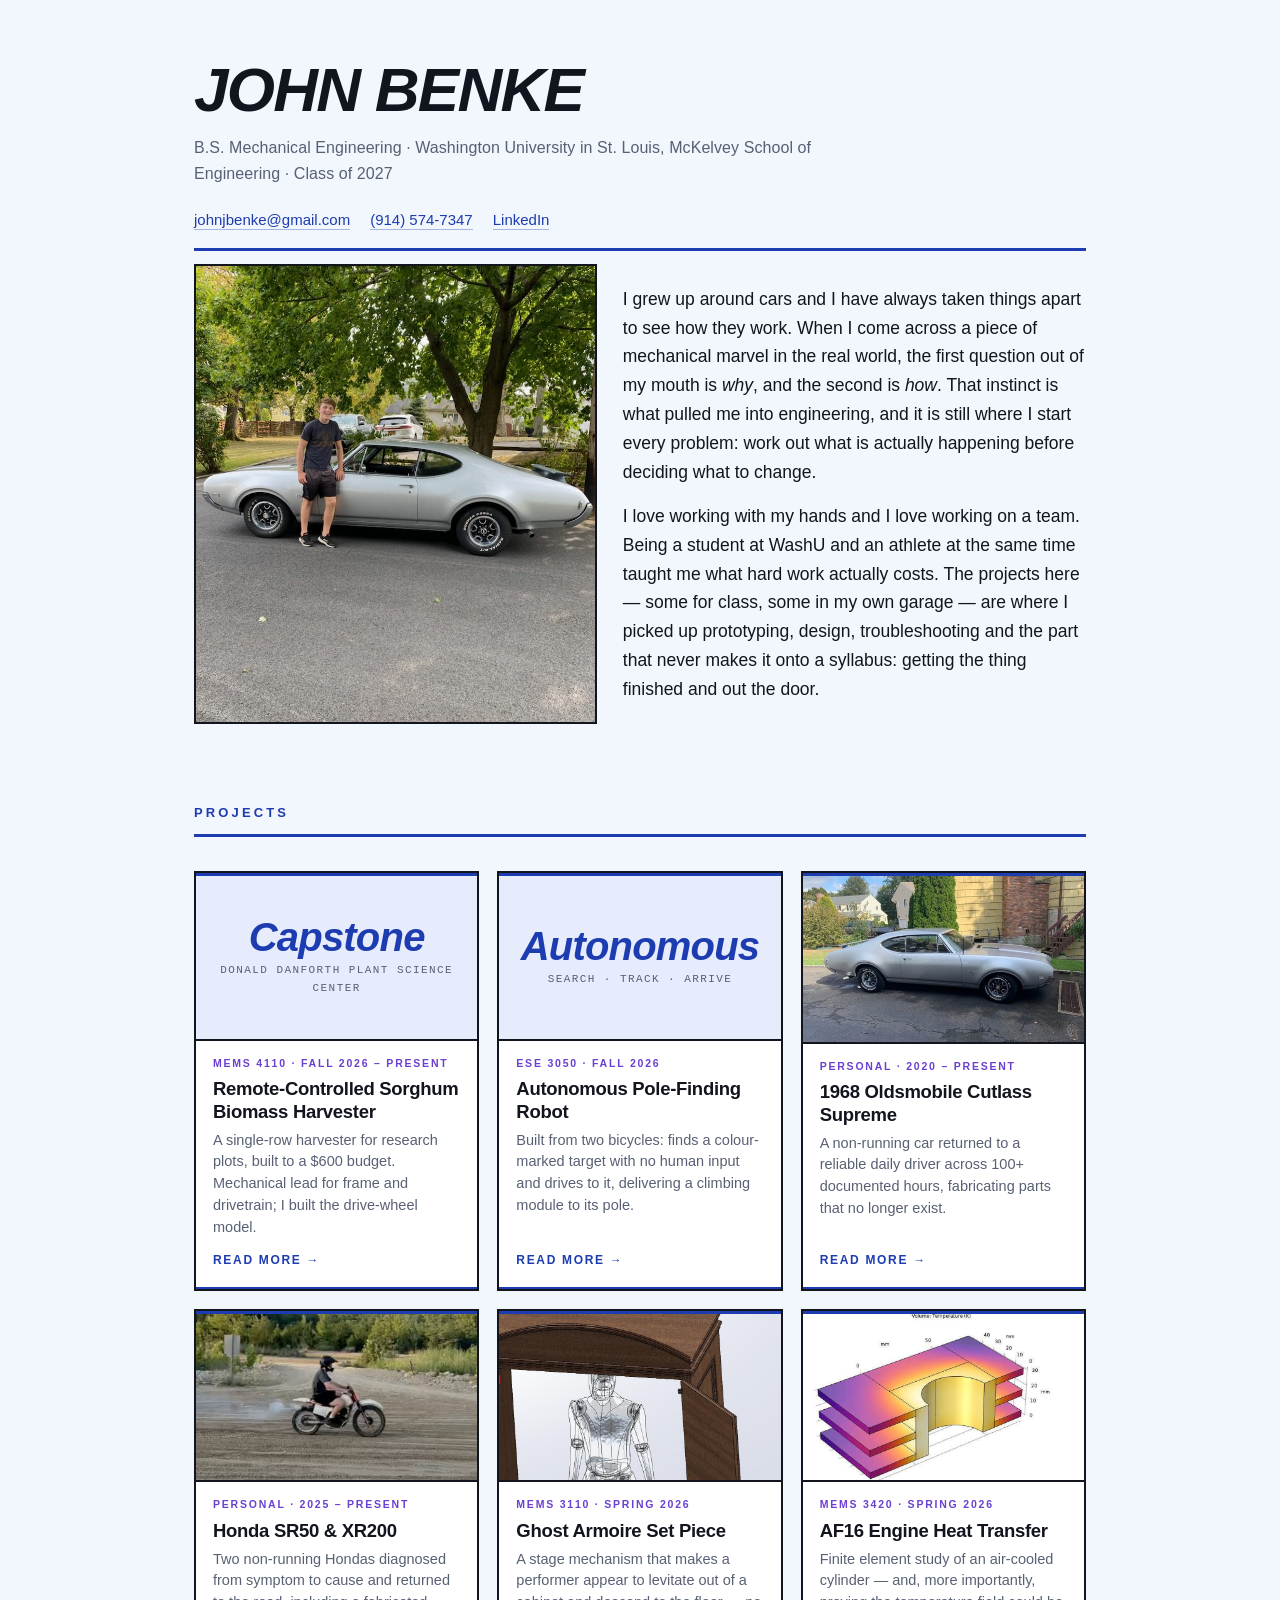
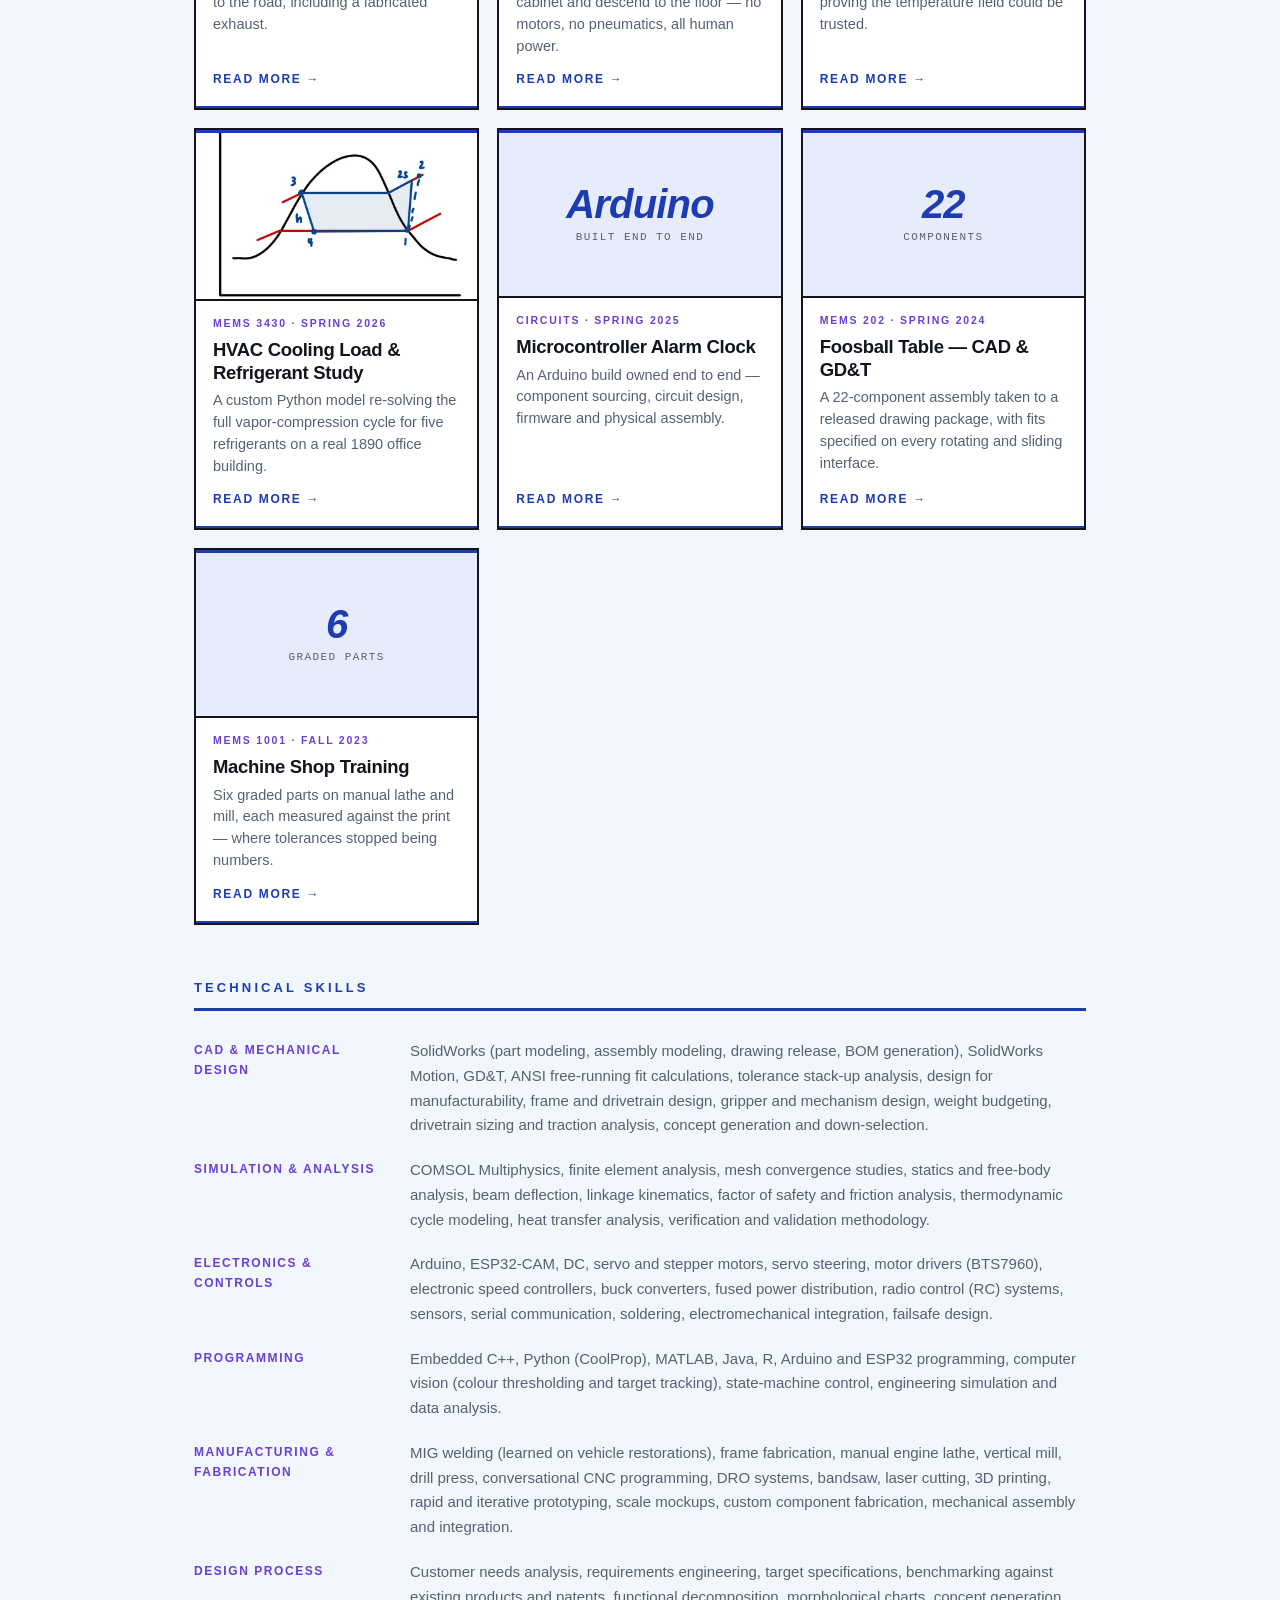
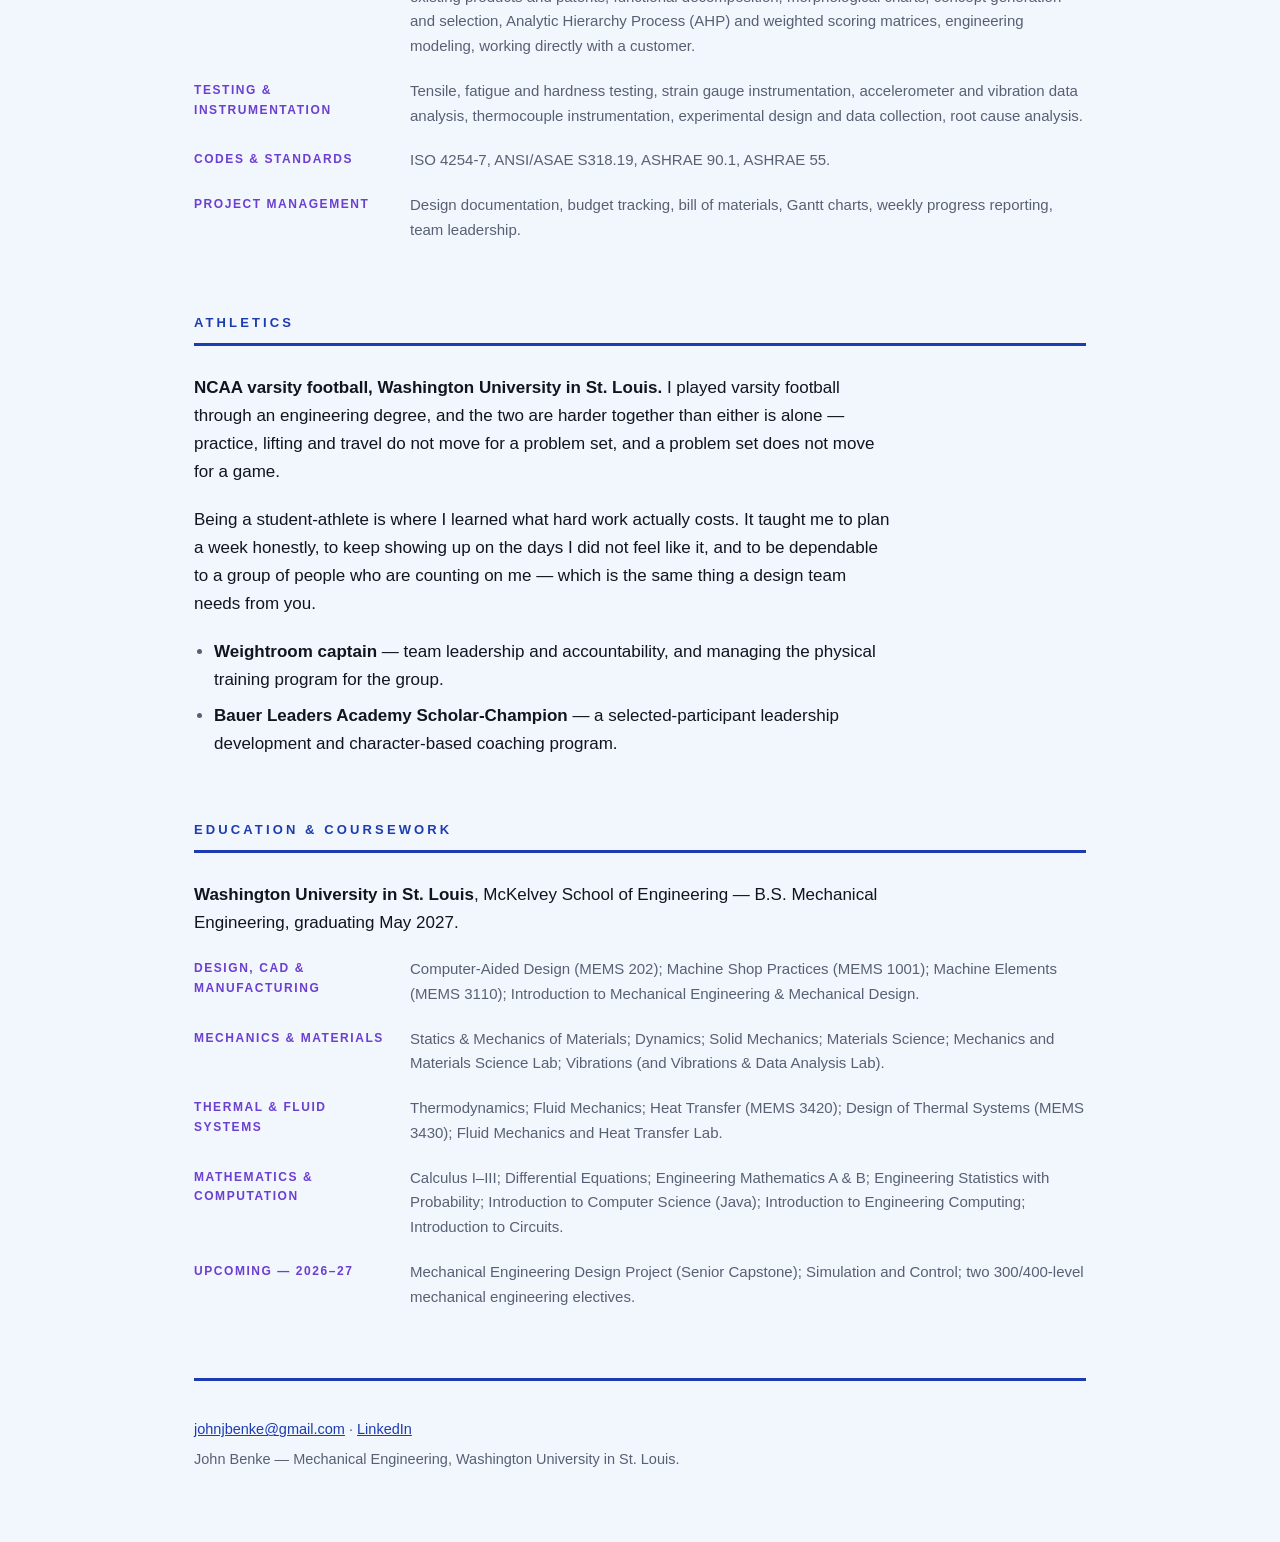
<file: index.html>
<!DOCTYPE html>
<html lang="en">
<head>
<meta charset="utf-8">
<meta name="viewport" content="width=device-width, initial-scale=1">
<title>John Benke — Mechanical Engineering Portfolio</title>
<meta name="description" content="Mechanical engineering portfolio of John Benke, Washington University in St. Louis '27 — mechanism design and SolidWorks, finite element and thermal analysis, machining, and vehicle restoration.">
<meta property="og:title" content="John Benke — Mechanical Engineering Portfolio">
<meta property="og:description" content="Mechanical engineering portfolio of John Benke, Washington University in St. Louis '27 — mechanism design and SolidWorks, finite element and thermal analysis, machining, and vehicle restoration.">
<meta property="og:type" content="website">
<meta property="og:url" content="https://johnbenke.github.io/">
<meta property="og:image" content="https://johnbenke.github.io/images/hero-cutlass.jpg">
<link rel="stylesheet" href="style.css">
</head>
<body>
<div class="wrap">
  <header class="masthead">
    <h1>John Benke</h1>
    <p class="school">B.S. Mechanical Engineering · Washington University in St. Louis, McKelvey School of Engineering · Class of 2027</p>
    <ul class="contact">
      <li><a href="mailto:johnjbenke@gmail.com">johnjbenke@gmail.com</a></li>
      <li><a href="tel:+19145747347">(914) 574-7347</a></li>
      <li><a href="https://www.linkedin.com/in/john-benke">LinkedIn</a></li>
    </ul>

    <div class="hero">
      <img src="images/hero-cutlass.jpg" alt="John Benke with the 1968 Oldsmobile Cutlass Supreme he restored">
      <div>
        <p>I grew up around cars and I have always taken things apart to see
        how they work. When I come across a piece of mechanical marvel in the
        real world, the first question out of my mouth is <em>why</em>, and the
        second is <em>how</em>. That instinct is what pulled me into engineering,
        and it is still where I start every problem: work out what is actually
        happening before deciding what to change.</p>
        <p>I love working with my hands and I love working on a team. Being a
        student at WashU and an athlete at the same time taught me what hard
        work actually costs. The projects here — some for class, some in my own
        garage — are where I picked up prototyping, design, troubleshooting and
        the part that never makes it onto a syllabus: getting the thing finished
        and out the door.</p>
      </div>
    </div>
  </header>

  <section id="projects">
    <h2>Projects</h2>
    <ul class="cards">
      <li><a class="card" href="harvester.html">
        <div class="stat"><b>Capstone</b><span>Donald Danforth Plant Science Center</span></div>
        <div class="body">
          <p class="kicker">MEMS 4110 · Fall 2026 – present</p>
          <h3>Remote-Controlled Sorghum Biomass Harvester</h3>
          <p>A single-row harvester for research plots, built to a $600 budget. Mechanical lead for frame and drivetrain; I built the drive-wheel model.</p>
          <p class="more">Read more →</p>
        </div>
      </a></li>
      <li><a class="card" href="pole-finder.html">
        <div class="stat"><b>Autonomous</b><span>search · track · arrive</span></div>
        <div class="body">
          <p class="kicker">ESE 3050 · Fall 2026</p>
          <h3>Autonomous Pole-Finding Robot</h3>
          <p>Built from two bicycles: finds a colour-marked target with no human input and drives to it, delivering a climbing module to its pole.</p>
          <p class="more">Read more →</p>
        </div>
      </a></li>
      <li><a class="card" href="cutlass.html">
        <img class="thumb" src="images/cutlass-full.jpg" alt="" loading="lazy">
        <div class="body">
          <p class="kicker">Personal · 2020 – present</p>
          <h3>1968 Oldsmobile Cutlass Supreme</h3>
          <p>A non-running car returned to a reliable daily driver across 100+ documented hours, fabricating parts that no longer exist.</p>
          <p class="more">Read more →</p>
        </div>
      </a></li>
      <li><a class="card" href="motorcycles.html">
        <img class="thumb" src="images/thumb-motorcycles.jpg" alt="" loading="lazy">
        <div class="body">
          <p class="kicker">Personal · 2025 – present</p>
          <h3>Honda SR50 &amp; XR200</h3>
          <p>Two non-running Hondas diagnosed from symptom to cause and returned to the road, including a fabricated exhaust.</p>
          <p class="more">Read more →</p>
        </div>
      </a></li>
      <li><a class="card" href="gasp.html">
        <img class="thumb" src="images/thumb-gasp.jpg" alt="" loading="lazy">
        <div class="body">
          <p class="kicker">MEMS 3110 · Spring 2026</p>
          <h3>Ghost Armoire Set Piece</h3>
          <p>A stage mechanism that makes a performer appear to levitate out of a cabinet and descend to the floor — no motors, no pneumatics, all human power.</p>
          <p class="more">Read more →</p>
        </div>
      </a></li>
      <li><a class="card" href="comsol.html">
        <img class="thumb" src="images/thumb-comsol.jpg" alt="" loading="lazy">
        <div class="body">
          <p class="kicker">MEMS 3420 · Spring 2026</p>
          <h3>AF16 Engine Heat Transfer</h3>
          <p>Finite element study of an air-cooled cylinder — and, more importantly, proving the temperature field could be trusted.</p>
          <p class="more">Read more →</p>
        </div>
      </a></li>
      <li><a class="card" href="hvac.html">
        <img class="thumb" src="images/thumb-hvac.jpg" alt="" loading="lazy">
        <div class="body">
          <p class="kicker">MEMS 3430 · Spring 2026</p>
          <h3>HVAC Cooling Load &amp; Refrigerant Study</h3>
          <p>A custom Python model re-solving the full vapor-compression cycle for five refrigerants on a real 1890 office building.</p>
          <p class="more">Read more →</p>
        </div>
      </a></li>
      <li><a class="card" href="alarm-clock.html">
        <div class="stat"><b>Arduino</b><span>built end to end</span></div>
        <div class="body">
          <p class="kicker">Circuits · Spring 2025</p>
          <h3>Microcontroller Alarm Clock</h3>
          <p>An Arduino build owned end to end — component sourcing, circuit design, firmware and physical assembly.</p>
          <p class="more">Read more →</p>
        </div>
      </a></li>
      <li><a class="card" href="foosball.html">
        <div class="stat"><b>22</b><span>components</span></div>
        <div class="body">
          <p class="kicker">MEMS 202 · Spring 2024</p>
          <h3>Foosball Table — CAD &amp; GD&amp;T</h3>
          <p>A 22-component assembly taken to a released drawing package, with fits specified on every rotating and sliding interface.</p>
          <p class="more">Read more →</p>
        </div>
      </a></li>
      <li><a class="card" href="machine-shop.html">
        <div class="stat"><b>6</b><span>graded parts</span></div>
        <div class="body">
          <p class="kicker">MEMS 1001 · Fall 2023</p>
          <h3>Machine Shop Training</h3>
          <p>Six graded parts on manual lathe and mill, each measured against the print — where tolerances stopped being numbers.</p>
          <p class="more">Read more →</p>
        </div>
      </a></li>
    </ul>
  </section>
<section id="skills">
    <h2>Technical Skills</h2>
    <dl class="rows">
      <div class="row">
        <dt>CAD &amp; Mechanical Design</dt>
        <dd>SolidWorks (part modeling, assembly modeling, drawing release, BOM generation),
        SolidWorks Motion, GD&amp;T, ANSI free-running fit calculations, tolerance stack-up
        analysis, design for manufacturability, frame and drivetrain design, gripper and
        mechanism design, weight budgeting, drivetrain sizing and traction analysis, concept
        generation and down-selection.</dd>
      </div>
      <div class="row">
        <dt>Simulation &amp; Analysis</dt>
        <dd>COMSOL Multiphysics, finite element analysis, mesh convergence studies, statics
        and free-body analysis, beam deflection, linkage kinematics, factor of safety and
        friction analysis, thermodynamic cycle modeling, heat transfer analysis, verification
        and validation methodology.</dd>
      </div>
      <div class="row">
        <dt>Electronics &amp; Controls</dt>
        <dd>Arduino, ESP32-CAM, DC, servo and stepper motors, servo steering, motor drivers
        (BTS7960), electronic speed controllers, buck converters, fused power distribution,
        radio control (RC) systems, sensors, serial communication, soldering, electromechanical
        integration, failsafe design.</dd>
      </div>
      <div class="row">
        <dt>Programming</dt>
        <dd>Embedded C++, Python (CoolProp), MATLAB, Java, R, Arduino and ESP32 programming,
        computer vision (colour thresholding and target tracking), state-machine control,
        engineering simulation and data analysis.</dd>
      </div>
      <div class="row">
        <dt>Manufacturing &amp; Fabrication</dt>
        <dd>MIG welding (learned on vehicle restorations), frame fabrication, manual engine
        lathe, vertical mill, drill press, conversational CNC programming, DRO systems, bandsaw,
        laser cutting, 3D printing, rapid and iterative prototyping, scale mockups, custom
        component fabrication, mechanical assembly and integration.</dd>
      </div>
      <div class="row">
        <dt>Design Process</dt>
        <dd>Customer needs analysis, requirements engineering, target specifications,
        benchmarking against existing products and patents, functional decomposition,
        morphological charts, concept generation and selection, Analytic Hierarchy Process
        (AHP) and weighted scoring matrices, engineering modeling, working directly with a
        customer.</dd>
      </div>
      <div class="row">
        <dt>Testing &amp; Instrumentation</dt>
        <dd>Tensile, fatigue and hardness testing, strain gauge instrumentation, accelerometer
        and vibration data analysis, thermocouple instrumentation, experimental design and data
        collection, root cause analysis.</dd>
      </div>
      <div class="row">
        <dt>Codes &amp; Standards</dt>
        <dd>ISO 4254-7, ANSI/ASAE S318.19, ASHRAE 90.1, ASHRAE 55.</dd>
      </div>
      <div class="row">
        <dt>Project Management</dt>
        <dd>Design documentation, budget tracking, bill of materials, Gantt charts, weekly
        progress reporting, team leadership.</dd>
      </div>
    </dl>
  </section>  <section id="athletics">
    <h2>Athletics</h2>
    <p class="overview"><strong>NCAA varsity football, Washington University in St. Louis.</strong>
    I played varsity football through an engineering degree, and the two are harder together than
    either is alone — practice, lifting and travel do not move for a problem set, and a problem set
    does not move for a game.</p>
    <p class="overview">Being a student-athlete is where I learned what hard work actually costs.
    It taught me to plan a week honestly, to keep showing up on the days I did not feel like it,
    and to be dependable to a group of people who are counting on me — which is the same thing a
    design team needs from you.</p>
    <ul class="pts">
      <li><strong>Weightroom captain</strong> — team leadership and accountability, and managing
      the physical training program for the group.</li>
      <li><strong>Bauer Leaders Academy Scholar-Champion</strong> — a selected-participant
      leadership development and character-based coaching program.</li>
    </ul>
  </section>

<section id="education">
    <h2>Education &amp; Coursework</h2>
    <p class="overview"><strong>Washington University in St. Louis</strong>, McKelvey School of
    Engineering — B.S. Mechanical Engineering, graduating May 2027.</p>
    <dl class="rows">
      <div class="row">
        <dt>Design, CAD &amp; Manufacturing</dt>
        <dd>Computer-Aided Design (MEMS 202); Machine Shop Practices (MEMS 1001); Machine
        Elements (MEMS 3110); Introduction to Mechanical Engineering &amp; Mechanical Design.</dd>
      </div>
      <div class="row">
        <dt>Mechanics &amp; Materials</dt>
        <dd>Statics &amp; Mechanics of Materials; Dynamics; Solid Mechanics; Materials Science;
        Mechanics and Materials Science Lab; Vibrations (and Vibrations &amp; Data Analysis Lab).</dd>
      </div>
      <div class="row">
        <dt>Thermal &amp; Fluid Systems</dt>
        <dd>Thermodynamics; Fluid Mechanics; Heat Transfer (MEMS 3420); Design of Thermal
        Systems (MEMS 3430); Fluid Mechanics and Heat Transfer Lab.</dd>
      </div>
      <div class="row">
        <dt>Mathematics &amp; Computation</dt>
        <dd>Calculus I–III; Differential Equations; Engineering Mathematics A &amp; B;
        Engineering Statistics with Probability; Introduction to Computer Science (Java);
        Introduction to Engineering Computing; Introduction to Circuits.</dd>
      </div>
      <div class="row">
        <dt>Upcoming — 2026–27</dt>
        <dd>Mechanical Engineering Design Project (Senior Capstone); Simulation and Control;
        two 300/400-level mechanical engineering electives.</dd>
      </div>
    </dl>
  </section>
  <footer>
    <p><a href="mailto:johnjbenke@gmail.com">johnjbenke@gmail.com</a> · <a href="https://www.linkedin.com/in/john-benke">LinkedIn</a></p>
    <p>John Benke — Mechanical Engineering, Washington University in St. Louis.</p>
  </footer>
</div>

<script>
// If an image is missing, drop its figure rather than showing a broken frame.
document.querySelectorAll('figure img').forEach(function (img) {
  img.addEventListener('error', function () {
    var fig = img.closest('figure');
    if (fig) fig.remove();
  });
});
</script>
</body>
</html>
</file>
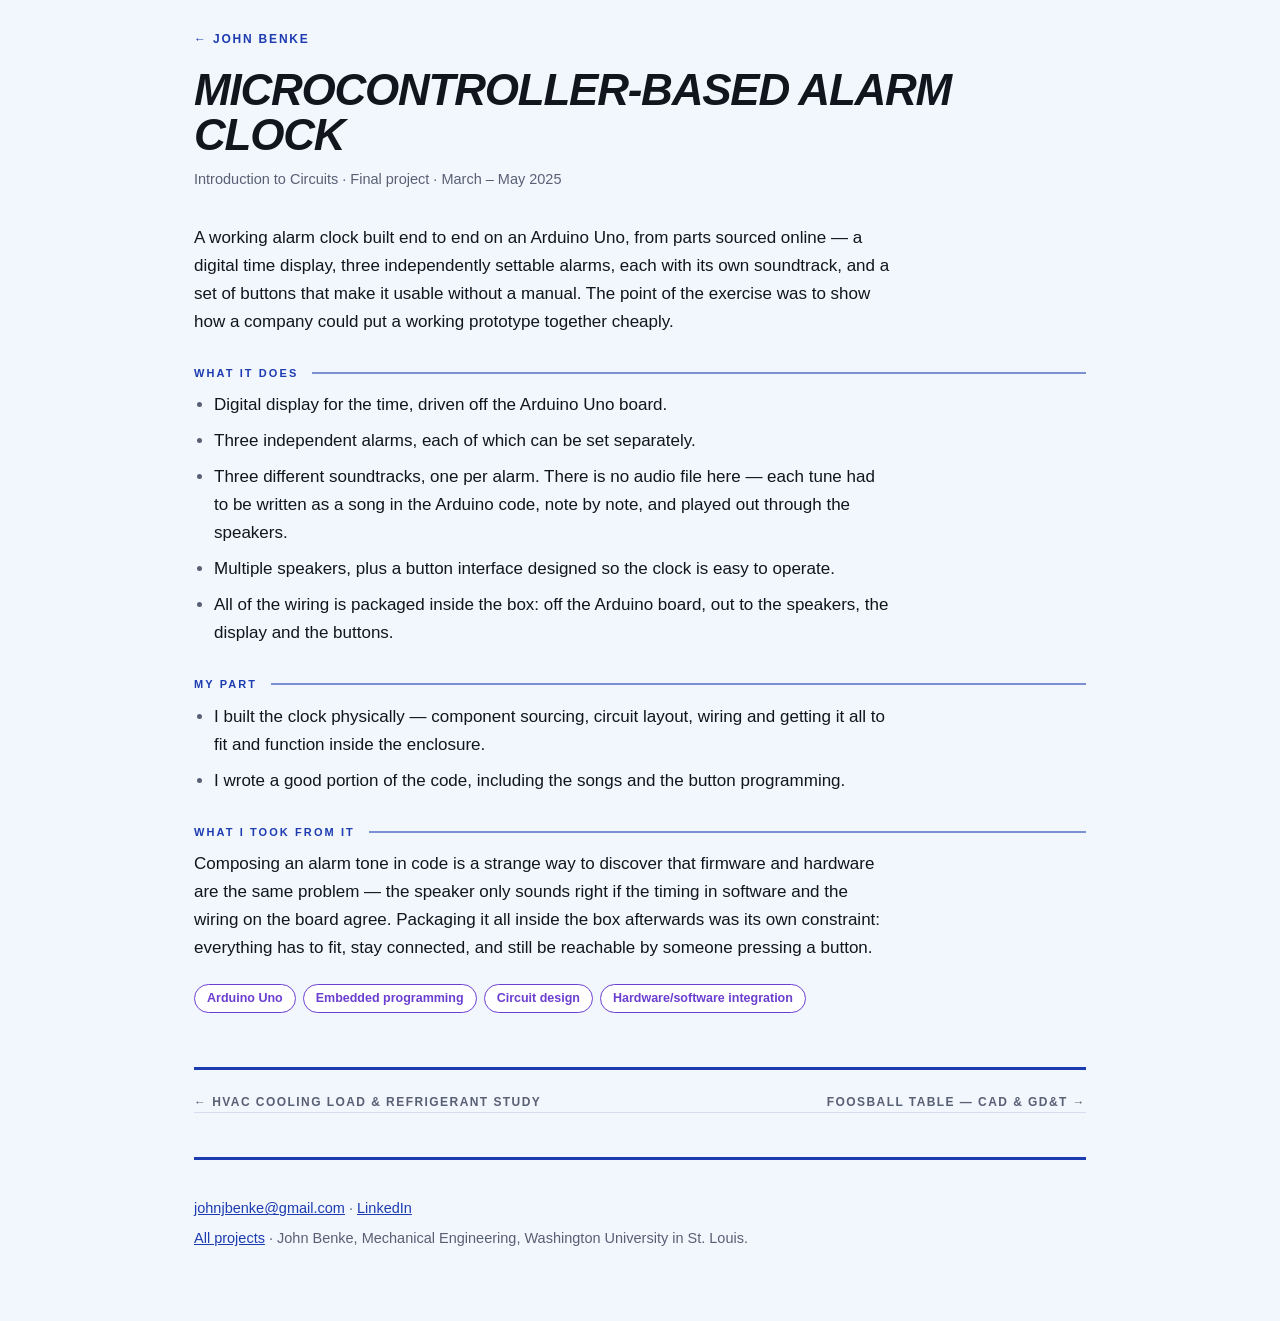
<file: alarm-clock.html>
<!DOCTYPE html>
<html lang="en">
<head>
<meta charset="utf-8">
<meta name="viewport" content="width=device-width, initial-scale=1">
<title>Microcontroller-Based Alarm Clock — John Benke</title>
<meta name="description" content="Arduino Uno alarm clock with multiple alarms, a control interface and dual audio outputs.">
<meta property="og:title" content="Microcontroller-Based Alarm Clock — John Benke">
<meta property="og:description" content="Arduino Uno alarm clock with multiple alarms, a control interface and dual audio outputs.">
<meta property="og:type" content="website">
<meta property="og:url" content="https://johnbenke.github.io/alarm-clock.html">
<meta property="og:image" content="https://johnbenke.github.io/images/hero-cutlass.jpg">
<link rel="stylesheet" href="style.css">
</head>
<body>
<div class="wrap">
  <a class="back" href="./">← John Benke</a>
  <header class="phead">
    <h1>Microcontroller-Based Alarm Clock</h1>
    <p class="meta">Introduction to Circuits · Final project · March – May 2025</p>
  </header>
  <div class="pbody">
    <article class="last">
      <p class="overview">A working alarm clock built end to end on an Arduino Uno, from parts
      sourced online — a digital time display, three independently settable alarms, each with its
      own soundtrack, and a set of buttons that make it usable without a manual. The point of the
      exercise was to show how a company could put a working prototype together cheaply.</p>

      <h4>What it does</h4>
      <ul class="pts">
        <li>Digital display for the time, driven off the Arduino Uno board.</li>
        <li>Three independent alarms, each of which can be set separately.</li>
        <li>Three different soundtracks, one per alarm. There is no audio file
        here — each tune had to be written as a song in the Arduino code, note by note, and
        played out through the speakers.</li>
        <li>Multiple speakers, plus a button interface designed so the clock is easy to operate.</li>
        <li>All of the wiring is packaged inside the box: off the Arduino board, out to the
        speakers, the display and the buttons.</li>
      </ul>

      <h4>My part</h4>
      <ul class="pts">
        <li>I built the clock physically — component sourcing, circuit layout, wiring and getting
        it all to fit and function inside the enclosure.</li>
        <li>I wrote a good portion of the code, including the songs and the button
        programming.</li>
      </ul>

      <h4>What I took from it</h4>
      <p class="overview">Composing an alarm tone in code is a strange way to discover that
      firmware and hardware are the same problem — the speaker only sounds right if the timing in
      software and the wiring on the board agree. Packaging it all inside the box afterwards was
      its own constraint: everything has to fit, stay connected, and still be reachable by
      someone pressing a button.</p>

      <ul class="tools">
        <li>Arduino Uno</li><li>Embedded programming</li><li>Circuit design</li>
        <li>Hardware/software integration</li>
      </ul>
    </article>
  </div>
  <nav class="nextprev">
    <a href="hvac.html">← HVAC Cooling Load &amp; Refrigerant Study</a>
    <a href="foosball.html">Foosball Table — CAD &amp; GD&amp;T →</a>
  </nav>
  <footer>
    <p><a href="mailto:johnjbenke@gmail.com">johnjbenke@gmail.com</a> · <a href="https://www.linkedin.com/in/john-benke">LinkedIn</a></p>
    <p><a href="./">All projects</a> · John Benke, Mechanical Engineering, Washington University in St. Louis.</p>
  </footer>
</div>

<script>
// If an image is missing, drop its figure rather than showing a broken frame.
document.querySelectorAll('figure img').forEach(function (img) {
  img.addEventListener('error', function () {
    var fig = img.closest('figure');
    if (fig) fig.remove();
  });
});
</script>
</body>
</html>
</file>
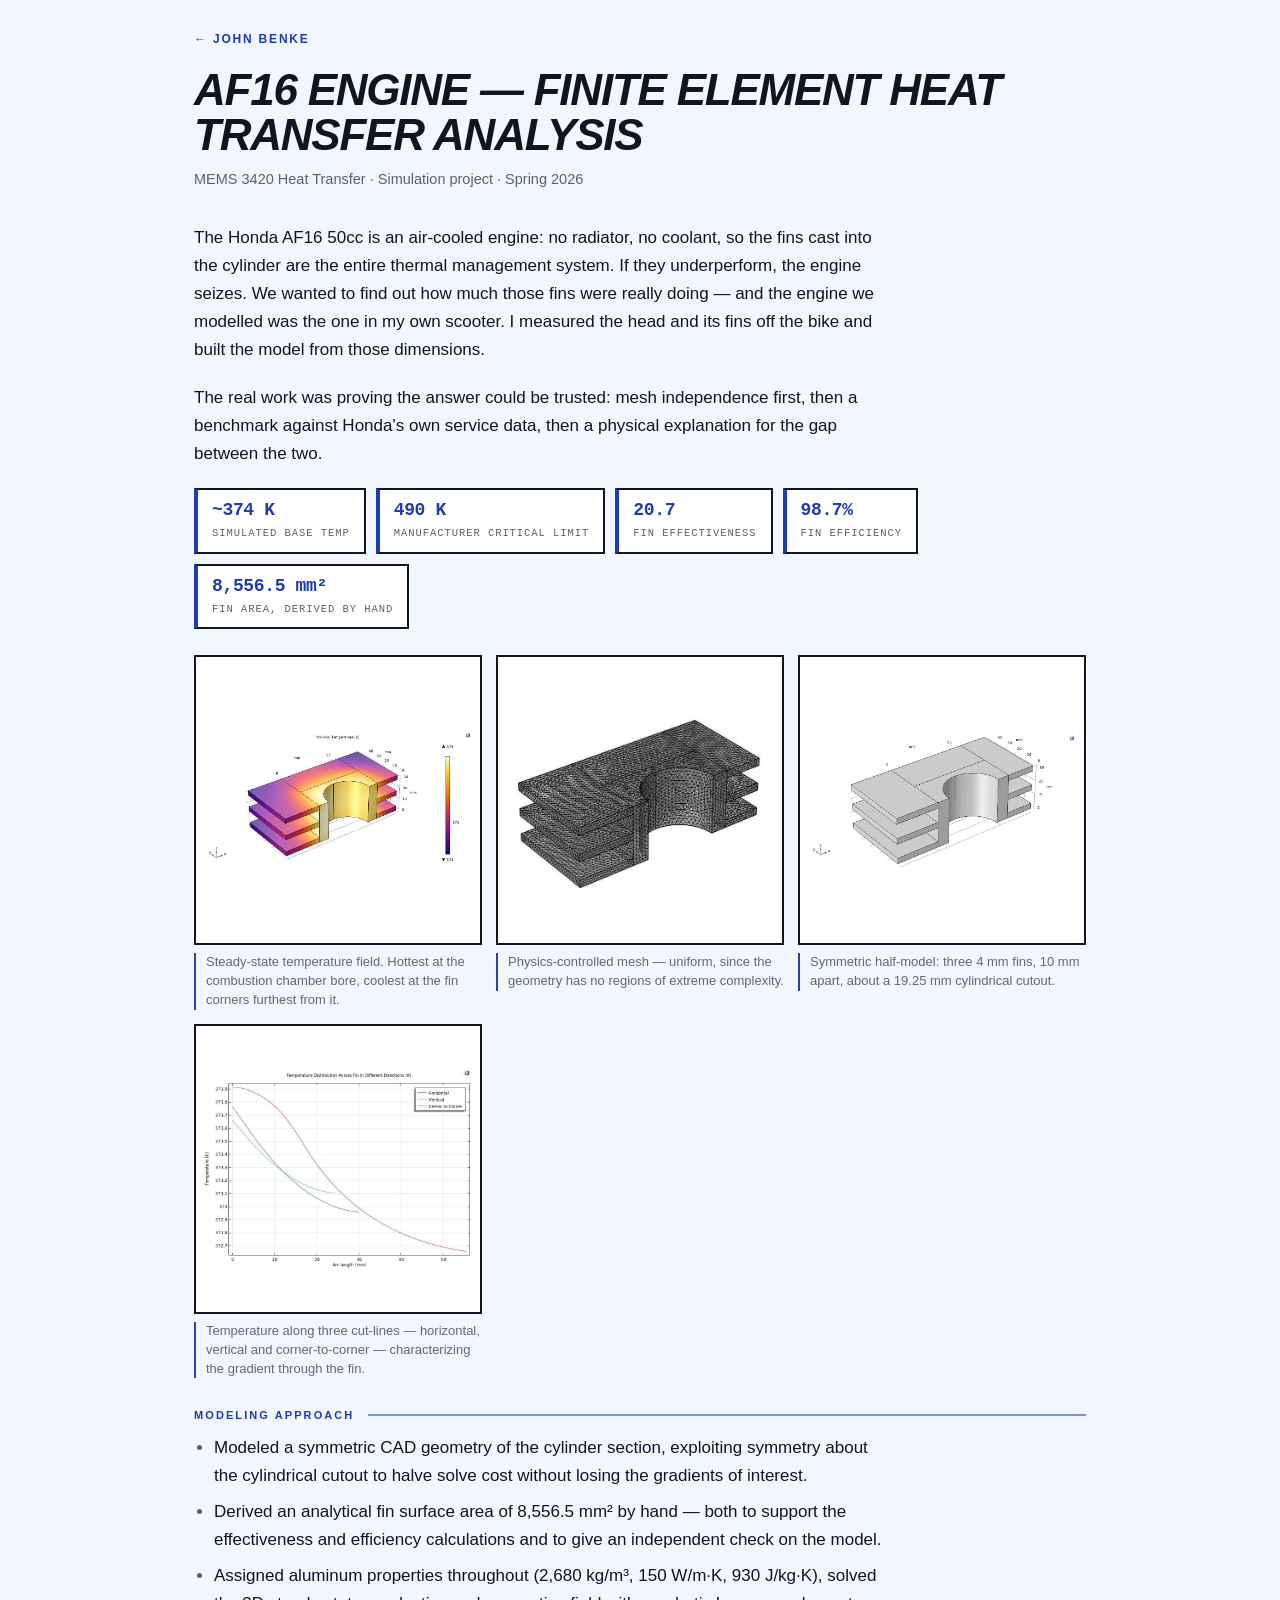
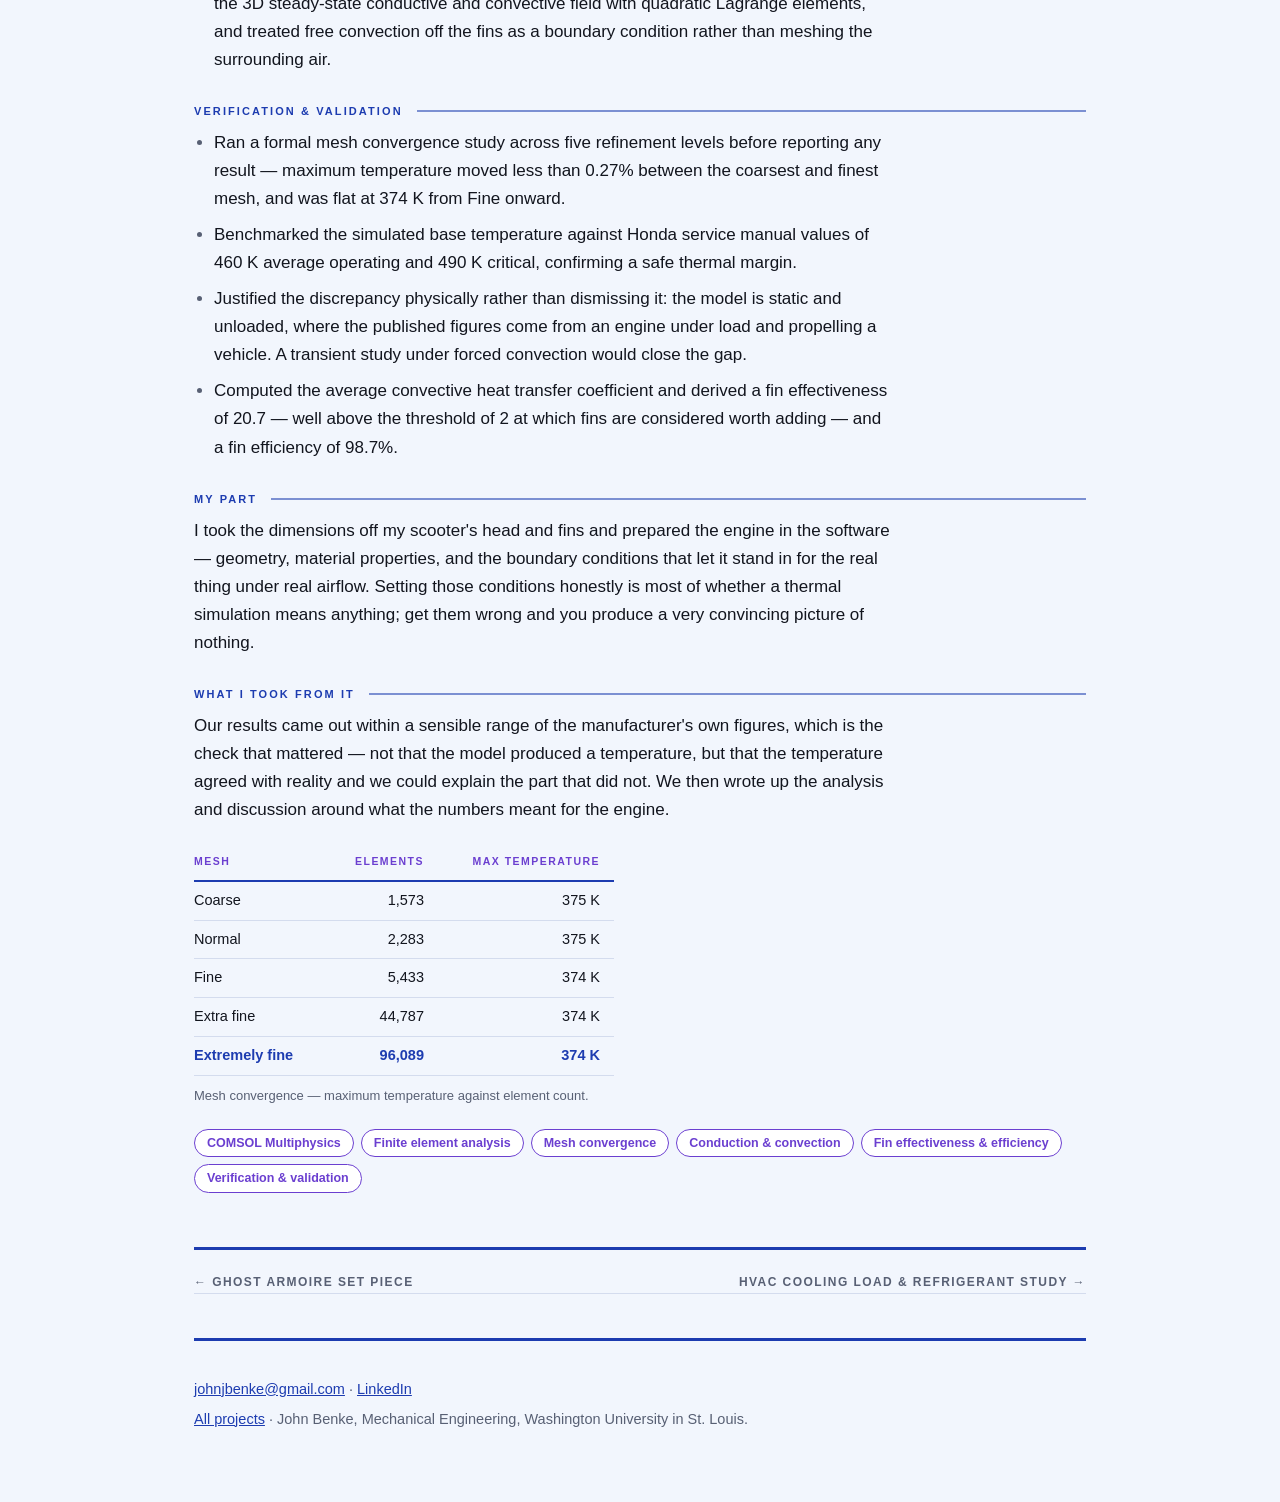
<file: comsol.html>
<!DOCTYPE html>
<html lang="en">
<head>
<meta charset="utf-8">
<meta name="viewport" content="width=device-width, initial-scale=1">
<title>AF16 Engine — Finite Element Heat Transfer Analysis — John Benke</title>
<meta name="description" content="COMSOL finite element analysis of a finned engine cylinder, validated against manufacturer service data.">
<meta property="og:title" content="AF16 Engine — Finite Element Heat Transfer Analysis — John Benke">
<meta property="og:description" content="COMSOL finite element analysis of a finned engine cylinder, validated against manufacturer service data.">
<meta property="og:type" content="website">
<meta property="og:url" content="https://johnbenke.github.io/comsol.html">
<meta property="og:image" content="https://johnbenke.github.io/images/comsol-temp-field.jpg">
<link rel="stylesheet" href="style.css">
</head>
<body>
<div class="wrap">
  <a class="back" href="./">← John Benke</a>
  <header class="phead">
    <h1>AF16 Engine — Finite Element Heat Transfer Analysis</h1>
    <p class="meta">MEMS 3420 Heat Transfer · Simulation project · Spring 2026</p>
  </header>
  <div class="pbody">
    <article class="last">
      <p class="overview">The Honda AF16 50cc is an air-cooled engine: no radiator, no coolant,
      so the fins cast into the cylinder are the entire thermal management system. If they
      underperform, the engine seizes. We wanted to find out how much those fins were really
      doing — and the engine we modelled was the one in my own scooter. I measured the head and
      its fins off the bike and built the model from those dimensions.</p>
      <p class="overview">The real work was proving the answer could be trusted: mesh
      independence first, then a benchmark against Honda's own service data, then a physical
      explanation for the gap between the two.</p>

      <ul class="metrics">
        <li><b>~374 K</b><span>simulated base temp</span></li>
        <li><b>490 K</b><span>manufacturer critical limit</span></li>
        <li><b>20.7</b><span>fin effectiveness</span></li>
        <li><b>98.7%</b><span>fin efficiency</span></li>
        <li><b>8,556.5 mm²</b><span>fin area, derived by hand</span></li>
      </ul>

      <div class="grid tech">
        <figure>
          <img src="images/comsol-temp-field.jpg" alt="COMSOL volumetric temperature field across the finned cylinder section">
          <figcaption>Steady-state temperature field. Hottest at the combustion chamber bore, coolest at the fin corners furthest from it.</figcaption>
        </figure>
        <figure>
          <img src="images/comsol-mesh.jpg" alt="Physics-controlled tetrahedral mesh of the cylinder and fin geometry">
          <figcaption>Physics-controlled mesh — uniform, since the geometry has no regions of extreme complexity.</figcaption>
        </figure>
        <figure>
          <img src="images/comsol-cad.jpg" alt="Isometric CAD view of the symmetric half-model of the finned cylinder">
          <figcaption>Symmetric half-model: three 4 mm fins, 10 mm apart, about a 19.25 mm cylindrical cutout.</figcaption>
        </figure>
        <figure>
          <img src="images/comsol-cutlines.jpg" alt="Temperature against arc length along three cut-lines through the fin">
          <figcaption>Temperature along three cut-lines — horizontal, vertical and corner-to-corner — characterizing the gradient through the fin.</figcaption>
        </figure>
      </div>

      <h4>Modeling approach</h4>
      <ul class="pts">
        <li>Modeled a symmetric CAD geometry of the cylinder section, exploiting symmetry
        about the cylindrical cutout to halve solve cost without losing the gradients of
        interest.</li>
        <li>Derived an analytical fin surface area of 8,556.5 mm² by hand — both to support the
        effectiveness and efficiency calculations and to give an independent check on the
        model.</li>
        <li>Assigned aluminum properties throughout (2,680 kg/m³, 150 W/m·K, 930 J/kg·K),
        solved the 3D steady-state conductive and convective field with quadratic Lagrange
        elements, and treated free convection off the fins as a boundary condition rather than
        meshing the surrounding air.</li>
      </ul>

      <h4>Verification &amp; validation</h4>
      <ul class="pts">
        <li>Ran a formal mesh convergence study across five refinement levels before reporting
        any result — maximum temperature moved less than 0.27% between the coarsest and finest
        mesh, and was flat at 374 K from Fine onward.</li>
        <li>Benchmarked the simulated base temperature against Honda service manual values of
        460 K average operating and 490 K critical, confirming a safe thermal margin.</li>
        <li>Justified the discrepancy physically rather than dismissing it: the model is
        static and unloaded, where the published figures come from an engine under load and
        propelling a vehicle. A transient study under forced convection would close the gap.</li>
        <li>Computed the average convective heat transfer coefficient and derived a fin
        effectiveness of 20.7 — well above the threshold of 2 at which fins are considered
        worth adding — and a fin efficiency of 98.7%.</li>
      </ul>

      <h4>My part</h4>
      <p class="overview">I took the dimensions off my scooter's head and fins and prepared the
      engine in the software — geometry, material properties, and the boundary conditions that
      let it stand in for the real thing under real airflow. Setting those conditions honestly is
      most of whether a thermal simulation means anything; get them wrong and you produce a very
      convincing picture of nothing.</p>

      <h4>What I took from it</h4>
      <p class="overview">Our results came out within a sensible range of the manufacturer's own
      figures, which is the check that mattered — not that the model produced a temperature, but
      that the temperature agreed with reality and we could explain the part that did not. We
      then wrote up the analysis and discussion around what the numbers meant for the engine.</p>

      <div class="tw">
        <table>
          <caption>Mesh convergence — maximum temperature against element count.</caption>
          <thead><tr><th>Mesh</th><th>Elements</th><th>Max temperature</th></tr></thead>
          <tbody>
            <tr><td>Coarse</td><td>1,573</td><td>375 K</td></tr>
            <tr><td>Normal</td><td>2,283</td><td>375 K</td></tr>
            <tr><td>Fine</td><td>5,433</td><td>374 K</td></tr>
            <tr><td>Extra fine</td><td>44,787</td><td>374 K</td></tr>
            <tr class="best"><td>Extremely fine</td><td>96,089</td><td>374 K</td></tr>
          </tbody>
        </table>
      </div>

      <ul class="tools">
        <li>COMSOL Multiphysics</li><li>Finite element analysis</li><li>Mesh convergence</li>
        <li>Conduction &amp; convection</li><li>Fin effectiveness &amp; efficiency</li>
        <li>Verification &amp; validation</li>
      </ul>
    </article>
  </div>
  <nav class="nextprev">
    <a href="gasp.html">← Ghost Armoire Set Piece</a>
    <a href="hvac.html">HVAC Cooling Load &amp; Refrigerant Study →</a>
  </nav>
  <footer>
    <p><a href="mailto:johnjbenke@gmail.com">johnjbenke@gmail.com</a> · <a href="https://www.linkedin.com/in/john-benke">LinkedIn</a></p>
    <p><a href="./">All projects</a> · John Benke, Mechanical Engineering, Washington University in St. Louis.</p>
  </footer>
</div>

<script>
// If an image is missing, drop its figure rather than showing a broken frame.
document.querySelectorAll('figure img').forEach(function (img) {
  img.addEventListener('error', function () {
    var fig = img.closest('figure');
    if (fig) fig.remove();
  });
});
</script>
</body>
</html>
</file>
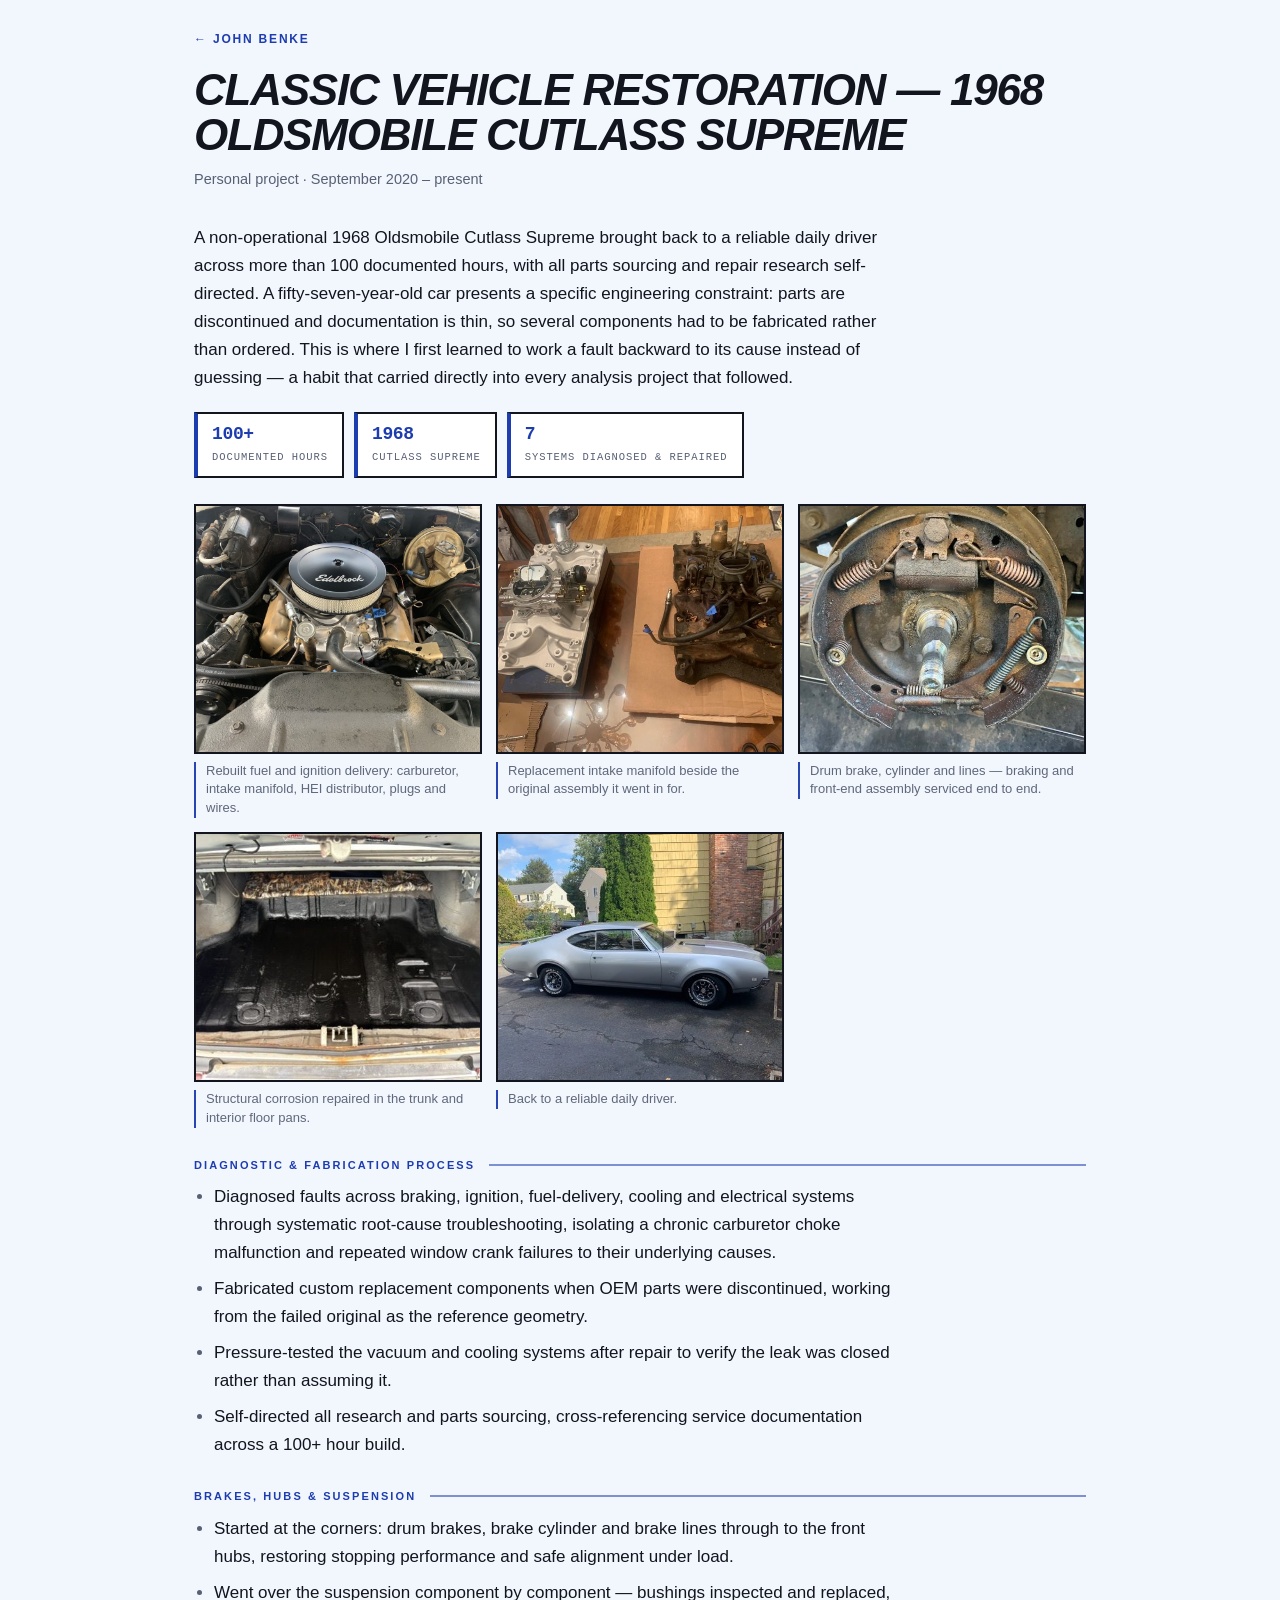
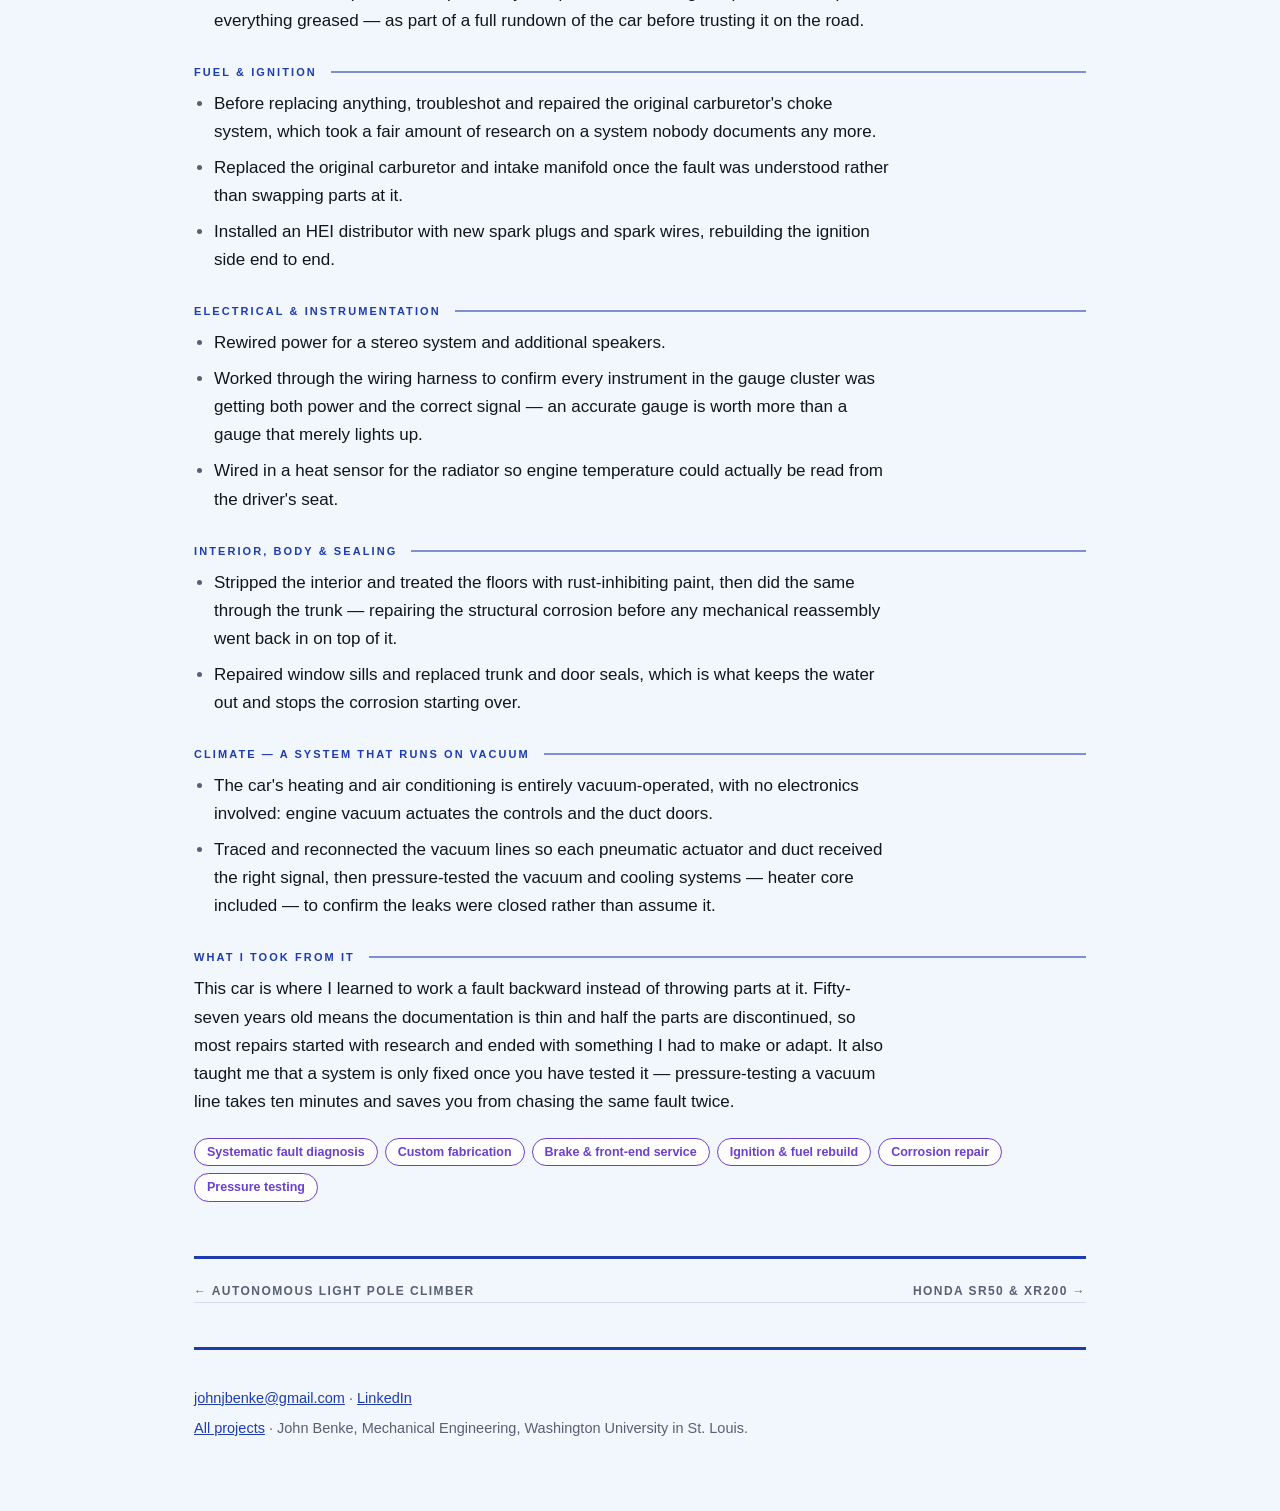
<file: cutlass.html>
<!DOCTYPE html>
<html lang="en">
<head>
<meta charset="utf-8">
<meta name="viewport" content="width=device-width, initial-scale=1">
<title>Classic Vehicle Restoration — 1968 Oldsmobile Cutlass Supreme — John Benke</title>
<meta name="description" content="Full mechanical restoration: brakes, ignition, fuel, cooling, corrosion repair and custom fabrication.">
<meta property="og:title" content="Classic Vehicle Restoration — 1968 Oldsmobile Cutlass Supreme — John Benke">
<meta property="og:description" content="Full mechanical restoration: brakes, ignition, fuel, cooling, corrosion repair and custom fabrication.">
<meta property="og:type" content="website">
<meta property="og:url" content="https://johnbenke.github.io/cutlass.html">
<meta property="og:image" content="https://johnbenke.github.io/images/cutlass-full.jpg">
<link rel="stylesheet" href="style.css">
</head>
<body>
<div class="wrap">
  <a class="back" href="./">← John Benke</a>
  <header class="phead">
    <h1>Classic Vehicle Restoration — 1968 Oldsmobile Cutlass Supreme</h1>
    <p class="meta">Personal project · September 2020 – present</p>
  </header>
  <div class="pbody">
    <article class="last">
      <p class="overview">A non-operational 1968 Oldsmobile Cutlass Supreme brought back to a
      reliable daily driver across more than 100 documented hours, with all parts sourcing and
      repair research self-directed. A fifty-seven-year-old car presents a specific engineering
      constraint: parts are discontinued and documentation is thin, so several components had
      to be fabricated rather than ordered. This is where I first learned to work a fault
      backward to its cause instead of guessing — a habit that carried directly into every
      analysis project that followed.</p>

      <ul class="metrics">
        <li><b>100+</b><span>documented hours</span></li>
        <li><b>1968</b><span>Cutlass Supreme</span></li>
        <li><b>7</b><span>systems diagnosed &amp; repaired</span></li>
      </ul>

      <div class="grid">
        <figure>
          <img src="images/cutlass-engine.jpg" alt="Rebuilt engine bay of the 1968 Cutlass Supreme">
          <figcaption>Rebuilt fuel and ignition delivery: carburetor, intake manifold, HEI distributor, plugs and wires.</figcaption>
        </figure>
        <figure>
          <img src="images/cutlass-intake-carb.jpg" alt="Replacement intake manifold beside the original intake and carburetor">
          <figcaption>Replacement intake manifold beside the original assembly it went in for.</figcaption>
        </figure>
        <figure>
          <img src="images/cutlass-drum-brake.jpg" alt="Drum brake assembly during service">
          <figcaption>Drum brake, cylinder and lines — braking and front-end assembly serviced end to end.</figcaption>
        </figure>
        <figure>
          <img src="images/cutlass-trunk-pan.jpg" alt="Trunk pan after structural corrosion repair">
          <figcaption>Structural corrosion repaired in the trunk and interior floor pans.</figcaption>
        </figure>
        <figure>
          <img src="images/cutlass-full.jpg" alt="The finished 1968 Oldsmobile Cutlass Supreme">
          <figcaption>Back to a reliable daily driver.</figcaption>
        </figure>
      </div>

      <h4>Diagnostic &amp; fabrication process</h4>
      <ul class="pts">
        <li>Diagnosed faults across braking, ignition, fuel-delivery, cooling and electrical
        systems through systematic root-cause troubleshooting, isolating a chronic carburetor
        choke malfunction and repeated window crank failures to their underlying causes.</li>
        <li>Fabricated custom replacement components when OEM parts were discontinued, working
        from the failed original as the reference geometry.</li>
        <li>Pressure-tested the vacuum and cooling systems after repair to verify the leak was
        closed rather than assuming it.</li>
        <li>Self-directed all research and parts sourcing, cross-referencing service
        documentation across a 100+ hour build.</li>
      </ul>

      <h4>Brakes, hubs &amp; suspension</h4>
      <ul class="pts">
        <li>Started at the corners: drum brakes, brake cylinder and brake lines through to the
        front hubs, restoring stopping performance and safe alignment under load.</li>
        <li>Went over the suspension component by component — bushings inspected and replaced,
        everything greased — as part of a full rundown of the car before trusting it on
        the road.</li>
      </ul>

      <h4>Fuel &amp; ignition</h4>
      <ul class="pts">
        <li>Before replacing anything, troubleshot and repaired the original carburetor's choke
        system, which took a fair amount of research on a system nobody documents any more.</li>
        <li>Replaced the original carburetor and intake manifold once the fault was understood
        rather than swapping parts at it.</li>
        <li>Installed an HEI distributor with new spark plugs and spark wires, rebuilding the
        ignition side end to end.</li>
      </ul>

      <h4>Electrical &amp; instrumentation</h4>
      <ul class="pts">
        <li>Rewired power for a stereo system and additional speakers.</li>
        <li>Worked through the wiring harness to confirm every instrument in the gauge cluster
        was getting both power and the correct signal — an accurate gauge is worth more than a
        gauge that merely lights up.</li>
        <li>Wired in a heat sensor for the radiator so engine temperature could actually be read
        from the driver's seat.</li>
      </ul>

      <h4>Interior, body &amp; sealing</h4>
      <ul class="pts">
        <li>Stripped the interior and treated the floors with rust-inhibiting paint, then did
        the same through the trunk — repairing the structural corrosion before any mechanical
        reassembly went back in on top of it.</li>
        <li>Repaired window sills and replaced trunk and door seals, which is what keeps the
        water out and stops the corrosion starting over.</li>
      </ul>

      <h4>Climate — a system that runs on vacuum</h4>
      <ul class="pts">
        <li>The car's heating and air conditioning is entirely vacuum-operated, with no
        electronics involved: engine vacuum actuates the controls and the duct doors.</li>
        <li>Traced and reconnected the vacuum lines so each pneumatic actuator and duct received
        the right signal, then pressure-tested the vacuum and cooling systems — heater core
        included — to confirm the leaks were closed rather than assume it.</li>
      </ul>

      <h4>What I took from it</h4>
      <p class="overview">This car is where I learned to work a fault backward instead of
      throwing parts at it. Fifty-seven years old means the documentation is thin and half the
      parts are discontinued, so most repairs started with research and ended with something I
      had to make or adapt. It also taught me that a system is only fixed once you have tested
      it — pressure-testing a vacuum line takes ten minutes and saves you from chasing the same
      fault twice.</p>

      <ul class="tools">
        <li>Systematic fault diagnosis</li><li>Custom fabrication</li><li>Brake &amp; front-end service</li>
        <li>Ignition &amp; fuel rebuild</li><li>Corrosion repair</li><li>Pressure testing</li>
      </ul>
    </article>
  </div>
  <nav class="nextprev">
    <a href="pole-finder.html">← Autonomous Light Pole Climber</a>
    <a href="motorcycles.html">Honda SR50 &amp; XR200 →</a>
  </nav>
  <footer>
    <p><a href="mailto:johnjbenke@gmail.com">johnjbenke@gmail.com</a> · <a href="https://www.linkedin.com/in/john-benke">LinkedIn</a></p>
    <p><a href="./">All projects</a> · John Benke, Mechanical Engineering, Washington University in St. Louis.</p>
  </footer>
</div>

<script>
// If an image is missing, drop its figure rather than showing a broken frame.
document.querySelectorAll('figure img').forEach(function (img) {
  img.addEventListener('error', function () {
    var fig = img.closest('figure');
    if (fig) fig.remove();
  });
});
</script>
</body>
</html>
</file>
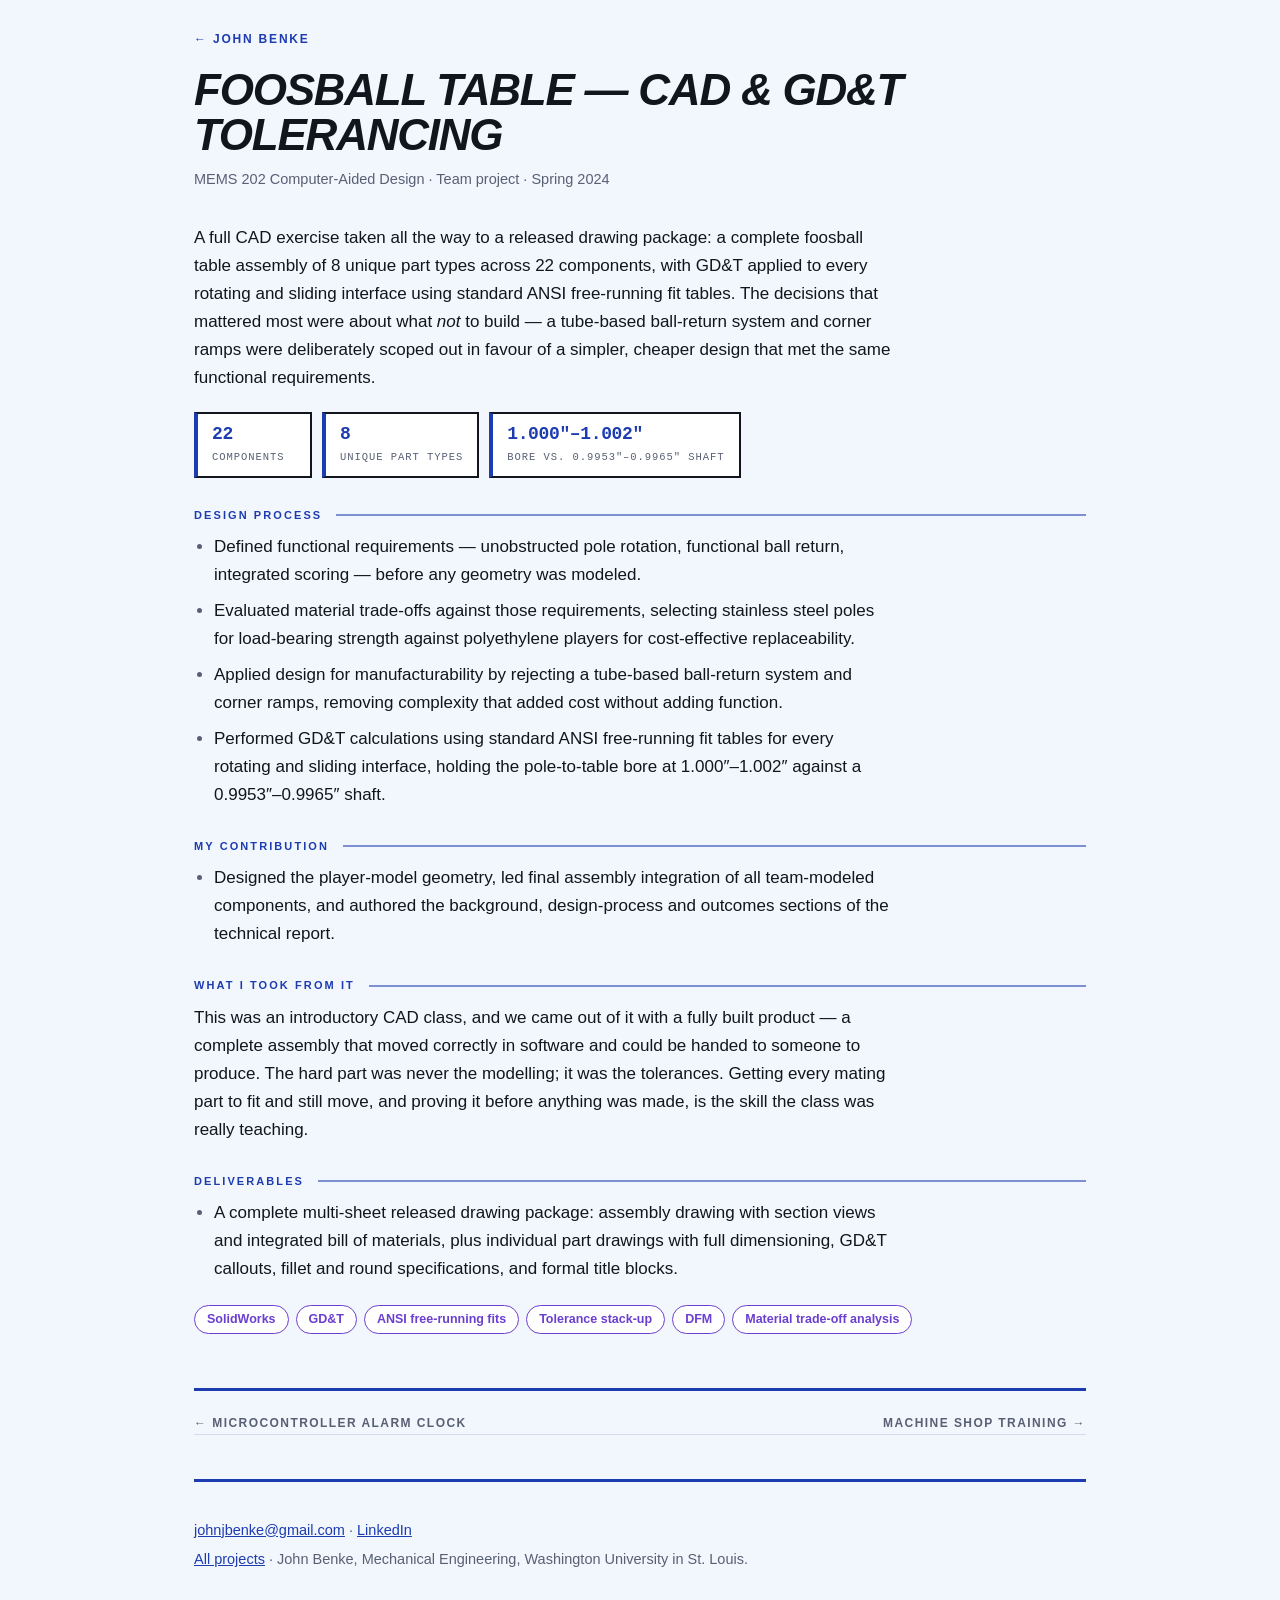
<file: foosball.html>
<!DOCTYPE html>
<html lang="en">
<head>
<meta charset="utf-8">
<meta name="viewport" content="width=device-width, initial-scale=1">
<title>Foosball Table — CAD &amp; GD&amp;T Tolerancing — John Benke</title>
<meta name="description" content="SolidWorks assembly and full GD&amp;T drawing package using ANSI free-running fits.">
<meta property="og:title" content="Foosball Table — CAD &amp; GD&amp;T Tolerancing — John Benke">
<meta property="og:description" content="SolidWorks assembly and full GD&amp;T drawing package using ANSI free-running fits.">
<meta property="og:type" content="website">
<meta property="og:url" content="https://johnbenke.github.io/foosball.html">
<meta property="og:image" content="https://johnbenke.github.io/images/hero-cutlass.jpg">
<link rel="stylesheet" href="style.css">
</head>
<body>
<div class="wrap">
  <a class="back" href="./">← John Benke</a>
  <header class="phead">
    <h1>Foosball Table — CAD &amp; GD&amp;T Tolerancing</h1>
    <p class="meta">MEMS 202 Computer-Aided Design · Team project · Spring 2024</p>
  </header>
  <div class="pbody">
    <article class="last">
      <p class="overview">A full CAD exercise taken all the way to a released drawing package:
      a complete foosball table assembly of 8 unique part types across 22 components, with
      GD&amp;T applied to every rotating and sliding interface using standard ANSI free-running
      fit tables. The decisions that mattered most were about what <em>not</em> to build — a
      tube-based ball-return system and corner ramps were deliberately scoped out in favour of
      a simpler, cheaper design that met the same functional requirements.</p>

      <ul class="metrics">
        <li><b>22</b><span>components</span></li>
        <li><b>8</b><span>unique part types</span></li>
        <li><b>1.000″–1.002″</b><span>bore vs. 0.9953″–0.9965″ shaft</span></li>
      </ul>

      <h4>Design process</h4>
      <ul class="pts">
        <li>Defined functional requirements — unobstructed pole rotation, functional ball
        return, integrated scoring — before any geometry was modeled.</li>
        <li>Evaluated material trade-offs against those requirements, selecting stainless
        steel poles for load-bearing strength against polyethylene players for cost-effective
        replaceability.</li>
        <li>Applied design for manufacturability by rejecting a tube-based ball-return system
        and corner ramps, removing complexity that added cost without adding function.</li>
        <li>Performed GD&amp;T calculations using standard ANSI free-running fit tables for
        every rotating and sliding interface, holding the pole-to-table bore at 1.000″–1.002″
        against a 0.9953″–0.9965″ shaft.</li>
      </ul>

      <h4>My contribution</h4>
      <ul class="pts">
        <li>Designed the player-model geometry, led final assembly integration of all
        team-modeled components, and authored the background, design-process and outcomes
        sections of the technical report.</li>
      </ul>

      <h4>What I took from it</h4>
      <p class="overview">This was an introductory CAD class, and we came out of it with a fully
      built product — a complete assembly that moved correctly in software and could be handed to
      someone to produce. The hard part was never the modelling; it was the tolerances. Getting
      every mating part to fit and still move, and proving it before anything was made, is the
      skill the class was really teaching.</p>

      <h4>Deliverables</h4>
      <ul class="pts">
        <li>A complete multi-sheet released drawing package: assembly drawing with section
        views and integrated bill of materials, plus individual part drawings with full
        dimensioning, GD&amp;T callouts, fillet and round specifications, and formal title
        blocks.</li>
      </ul>

      <ul class="tools">
        <li>SolidWorks</li><li>GD&amp;T</li><li>ANSI free-running fits</li>
        <li>Tolerance stack-up</li><li>DFM</li><li>Material trade-off analysis</li>
      </ul>
    </article>
  </div>
  <nav class="nextprev">
    <a href="alarm-clock.html">← Microcontroller Alarm Clock</a>
    <a href="machine-shop.html">Machine Shop Training →</a>
  </nav>
  <footer>
    <p><a href="mailto:johnjbenke@gmail.com">johnjbenke@gmail.com</a> · <a href="https://www.linkedin.com/in/john-benke">LinkedIn</a></p>
    <p><a href="./">All projects</a> · John Benke, Mechanical Engineering, Washington University in St. Louis.</p>
  </footer>
</div>

<script>
// If an image is missing, drop its figure rather than showing a broken frame.
document.querySelectorAll('figure img').forEach(function (img) {
  img.addEventListener('error', function () {
    var fig = img.closest('figure');
    if (fig) fig.remove();
  });
});
</script>
</body>
</html>
</file>
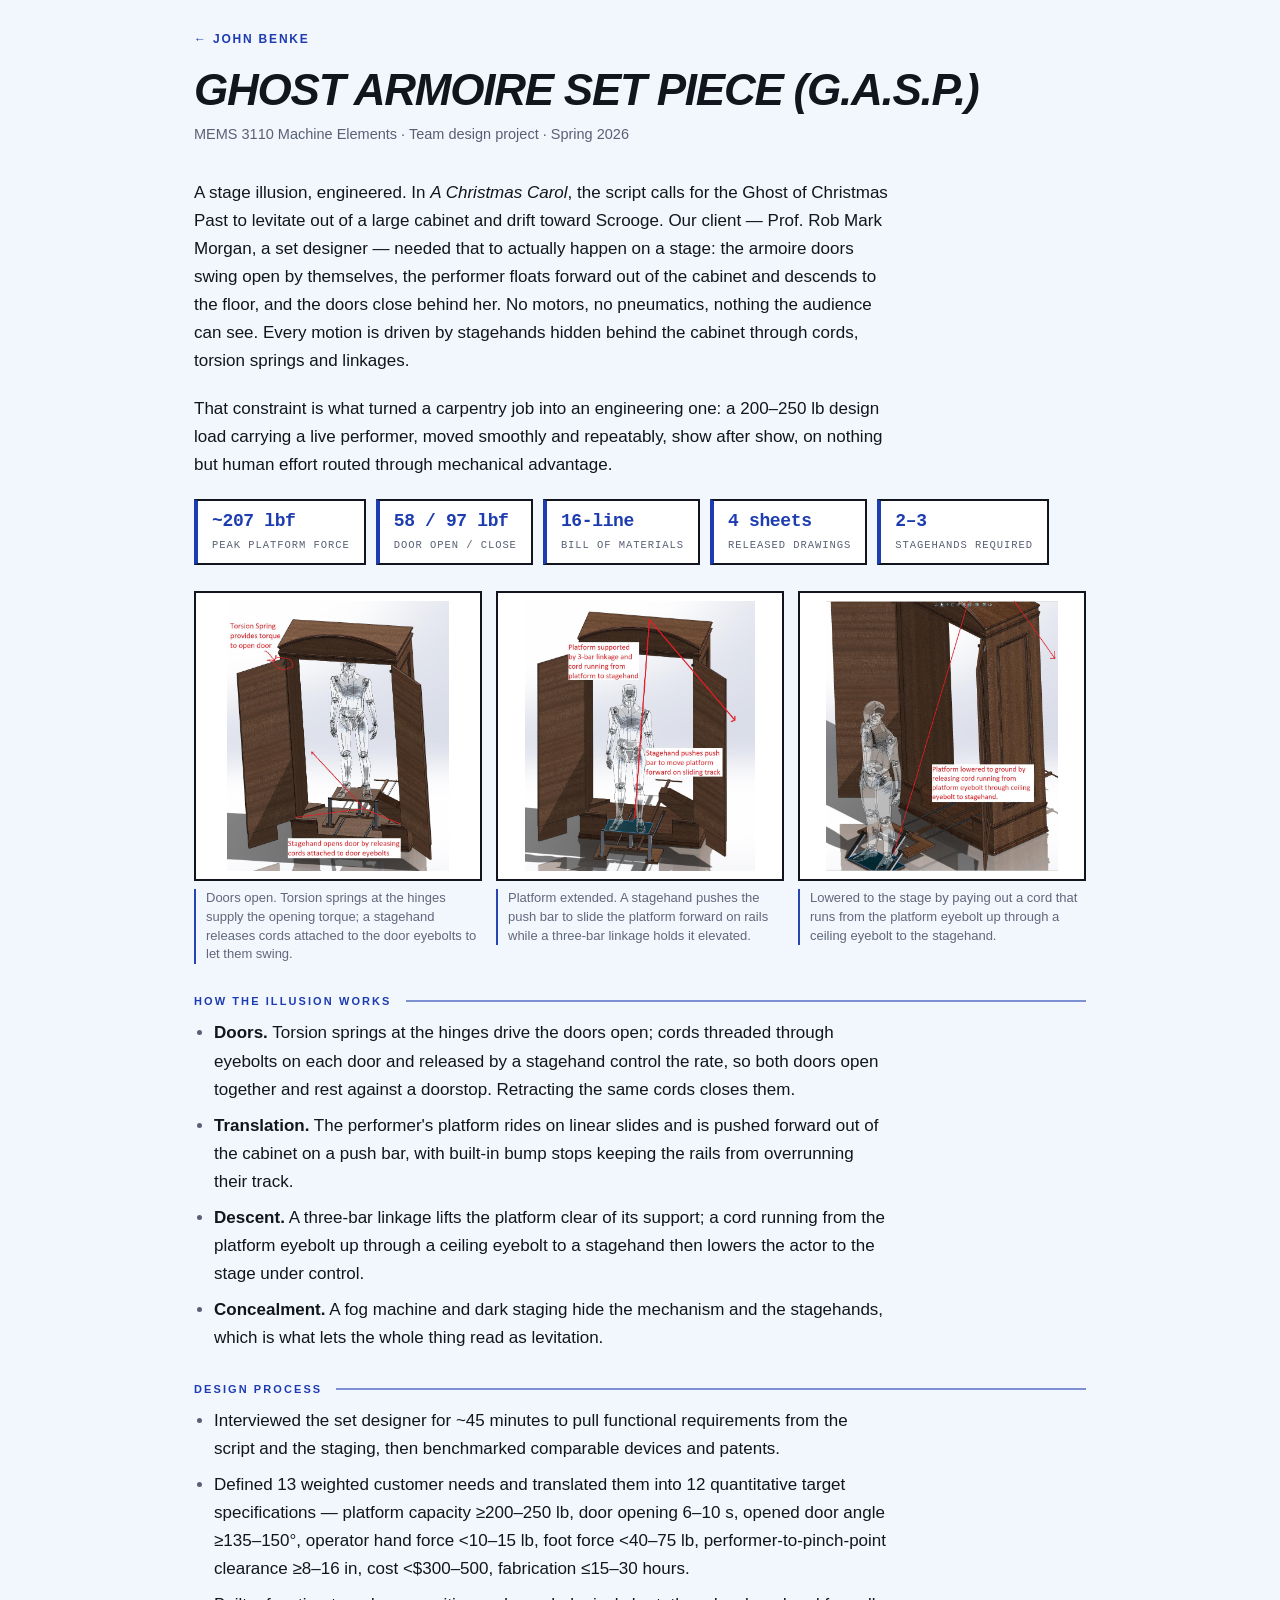
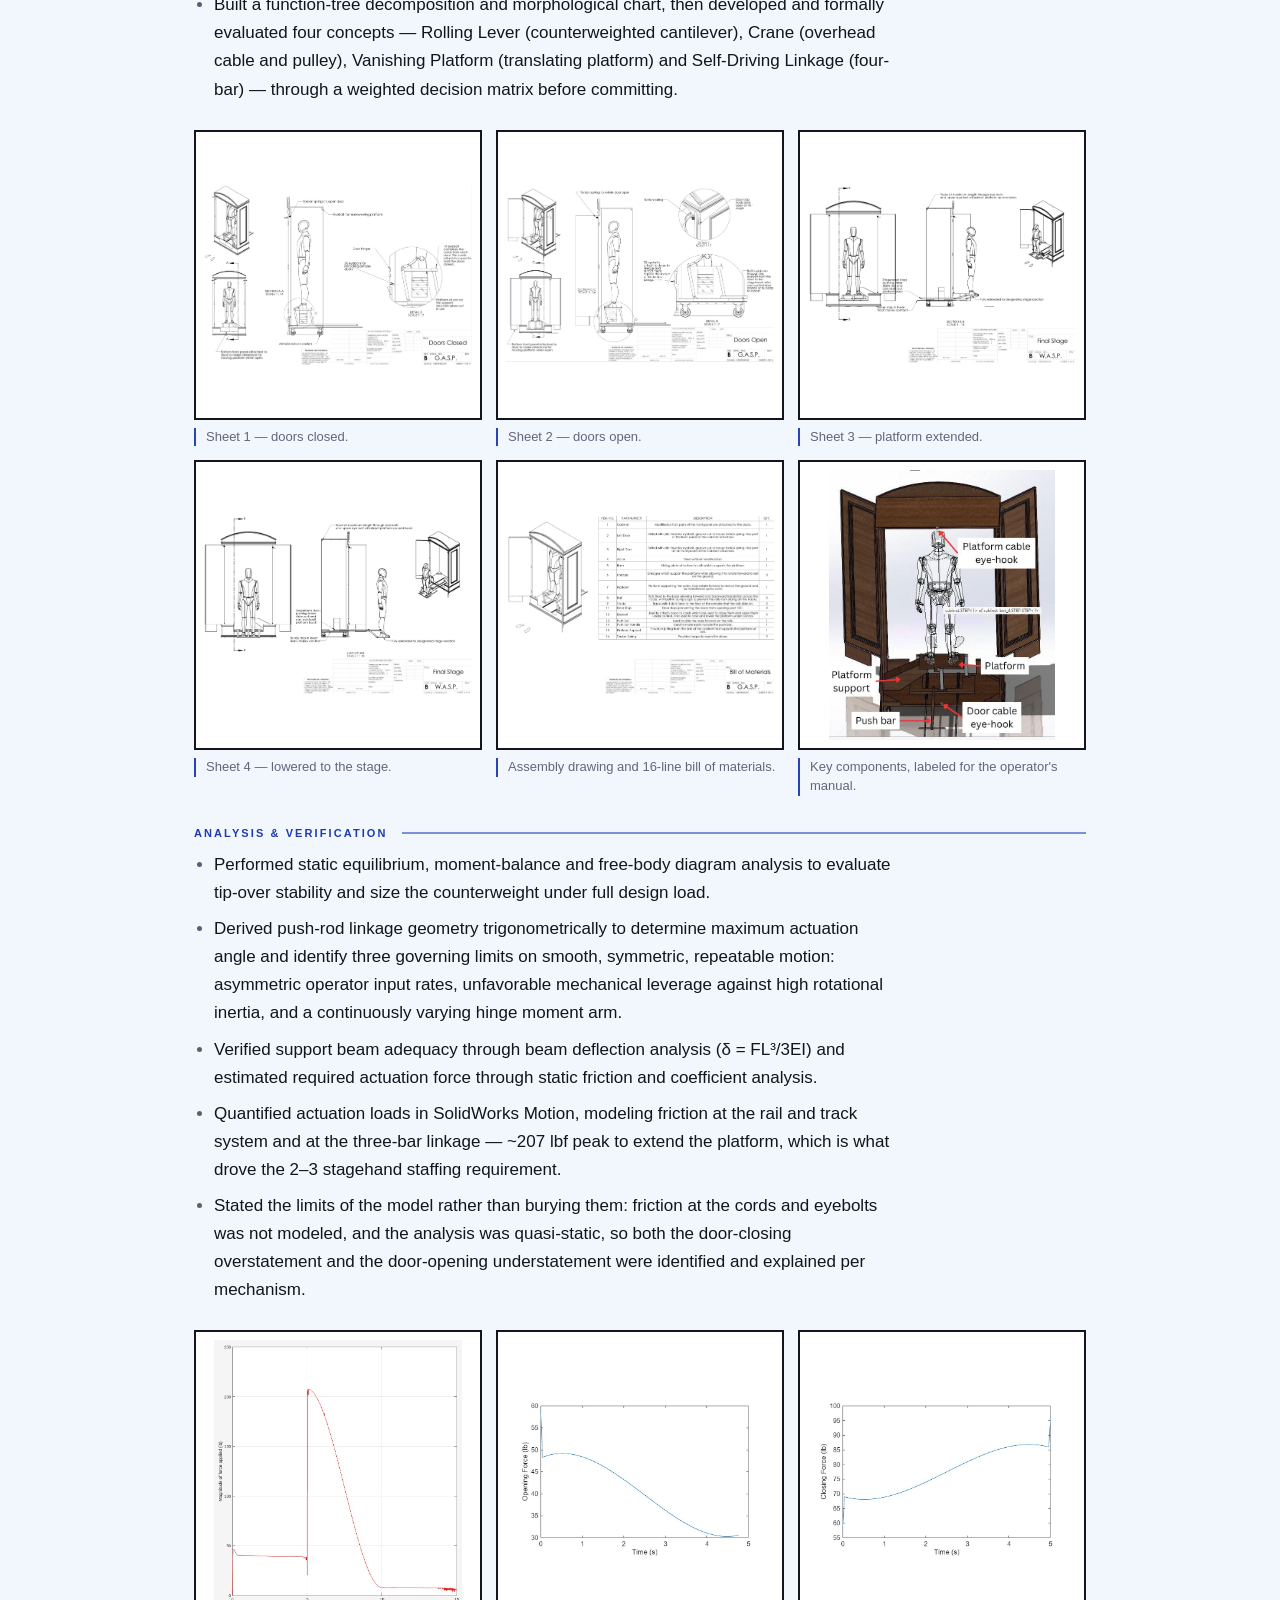
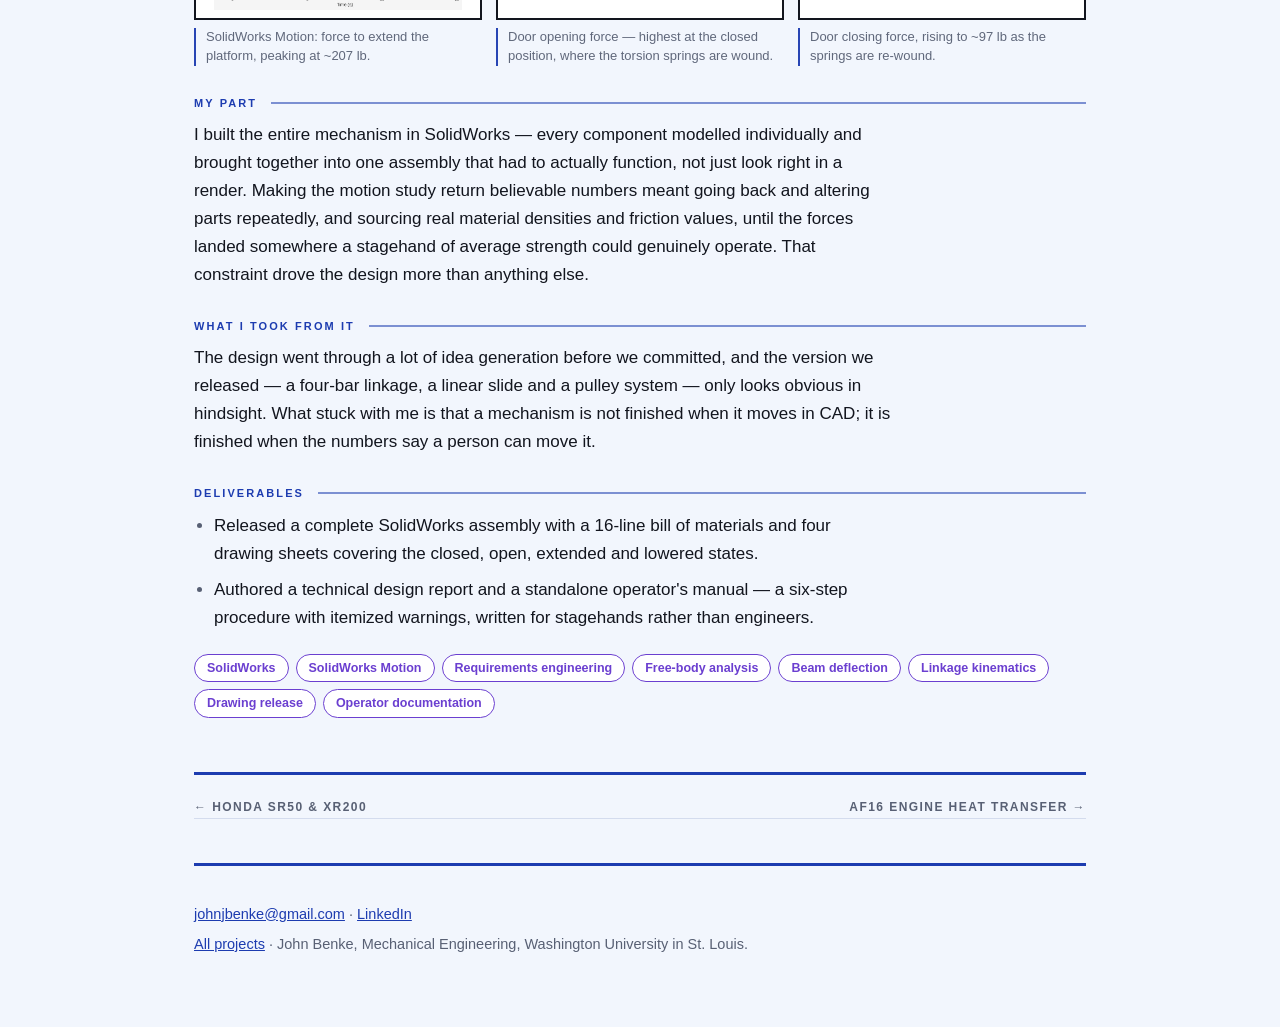
<file: gasp.html>
<!DOCTYPE html>
<html lang="en">
<head>
<meta charset="utf-8">
<meta name="viewport" content="width=device-width, initial-scale=1">
<title>Ghost Armoire Set Piece (G.A.S.P.) — John Benke</title>
<meta name="description" content="Human-powered stage mechanism for A Christmas Carol, taken from stakeholder interview to a released drawing package.">
<meta property="og:title" content="Ghost Armoire Set Piece (G.A.S.P.) — John Benke">
<meta property="og:description" content="Human-powered stage mechanism for A Christmas Carol, taken from stakeholder interview to a released drawing package.">
<meta property="og:type" content="website">
<meta property="og:url" content="https://johnbenke.github.io/gasp.html">
<meta property="og:image" content="https://johnbenke.github.io/images/gasp-render-open.jpg">
<link rel="stylesheet" href="style.css">
</head>
<body>
<div class="wrap">
  <a class="back" href="./">← John Benke</a>
  <header class="phead">
    <h1>Ghost Armoire Set Piece (G.A.S.P.)</h1>
    <p class="meta">MEMS 3110 Machine Elements · Team design project · Spring 2026</p>
  </header>
  <div class="pbody">
    <article class="last">
      <p class="overview">A stage illusion, engineered. In <em>A Christmas Carol</em>, the
      script calls for the Ghost of Christmas Past to levitate out of a large cabinet and
      drift toward Scrooge. Our client — Prof. Rob Mark Morgan, a set designer — needed that
      to actually happen on a stage: the armoire doors swing open by themselves, the
      performer floats forward out of the cabinet and descends to the floor, and the doors
      close behind her. No motors, no pneumatics, nothing the audience can see. Every motion
      is driven by stagehands hidden behind the cabinet through cords, torsion springs and
      linkages.</p>
      <p class="overview">That constraint is what turned a carpentry job into an engineering
      one: a 200–250 lb design load carrying a live performer, moved smoothly and repeatably,
      show after show, on nothing but human effort routed through mechanical advantage.</p>

      <ul class="metrics">
        <li><b>~207 lbf</b><span>peak platform force</span></li>
        <li><b>58 / 97 lbf</b><span>door open / close</span></li>
        <li><b>16-line</b><span>bill of materials</span></li>
        <li><b>4 sheets</b><span>released drawings</span></li>
        <li><b>2–3</b><span>stagehands required</span></li>
      </ul>

      <div class="grid tech">
        <figure>
          <img src="images/gasp-render-open.jpg" alt="Rendered armoire with doors open, annotated with the torsion spring and door cord mechanism">
          <figcaption>Doors open. Torsion springs at the hinges supply the opening torque; a stagehand releases cords attached to the door eyebolts to let them swing.</figcaption>
        </figure>
        <figure>
          <img src="images/gasp-render-extended.jpg" alt="Rendered armoire with the performer platform translated forward on its sliding track">
          <figcaption>Platform extended. A stagehand pushes the push bar to slide the platform forward on rails while a three-bar linkage holds it elevated.</figcaption>
        </figure>
        <figure>
          <img src="images/gasp-render-lowered.jpg" alt="Rendered armoire with the platform lowered to the stage floor">
          <figcaption>Lowered to the stage by paying out a cord that runs from the platform eyebolt up through a ceiling eyebolt to the stagehand.</figcaption>
        </figure>
      </div>

      <h4>How the illusion works</h4>
      <ul class="pts">
        <li><strong>Doors.</strong> Torsion springs at the hinges drive the doors open; cords
        threaded through eyebolts on each door and released by a stagehand control the rate,
        so both doors open together and rest against a doorstop. Retracting the same cords
        closes them.</li>
        <li><strong>Translation.</strong> The performer's platform rides on linear slides and
        is pushed forward out of the cabinet on a push bar, with built-in bump stops keeping
        the rails from overrunning their track.</li>
        <li><strong>Descent.</strong> A three-bar linkage lifts the platform clear of its
        support; a cord running from the platform eyebolt up through a ceiling eyebolt to a
        stagehand then lowers the actor to the stage under control.</li>
        <li><strong>Concealment.</strong> A fog machine and dark staging hide the mechanism
        and the stagehands, which is what lets the whole thing read as levitation.</li>
      </ul>

      <h4>Design process</h4>
      <ul class="pts">
        <li>Interviewed the set designer for ~45 minutes to pull functional requirements from
        the script and the staging, then benchmarked comparable devices and patents.</li>
        <li>Defined 13 weighted customer needs and translated them into 12 quantitative
        target specifications — platform capacity ≥200–250 lb, door opening 6–10 s, opened
        door angle ≥135–150°, operator hand force &lt;10–15 lb, foot force &lt;40–75 lb,
        performer-to-pinch-point clearance ≥8–16 in, cost &lt;$300–500, fabrication
        ≤15–30 hours.</li>
        <li>Built a function-tree decomposition and morphological chart, then developed and
        formally evaluated four concepts — Rolling Lever (counterweighted cantilever), Crane
        (overhead cable and pulley), Vanishing Platform (translating platform) and
        Self-Driving Linkage (four-bar) — through a weighted decision matrix before
        committing.</li>
      </ul>

      <div class="grid tech">
        <figure>
          <img src="images/gasp-drawing-closed.jpg" alt="Released drawing sheet showing the armoire with doors closed">
          <figcaption>Sheet 1 — doors closed.</figcaption>
        </figure>
        <figure>
          <img src="images/gasp-drawing-open.jpg" alt="Released drawing sheet showing the armoire with doors open">
          <figcaption>Sheet 2 — doors open.</figcaption>
        </figure>
        <figure>
          <img src="images/gasp-drawing-extended.jpg" alt="Released drawing sheet showing the platform extended forward">
          <figcaption>Sheet 3 — platform extended.</figcaption>
        </figure>
        <figure>
          <img src="images/gasp-drawing-lowered.jpg" alt="Released drawing sheet showing the platform lowered to the stage">
          <figcaption>Sheet 4 — lowered to the stage.</figcaption>
        </figure>
        <figure>
          <img src="images/gasp-bom.jpg" alt="Assembly drawing with the 16-line bill of materials">
          <figcaption>Assembly drawing and 16-line bill of materials.</figcaption>
        </figure>
        <figure>
          <img src="images/gasp-components.jpg" alt="Labeled interior view identifying the platform, push bar, platform support and cable eye-hooks">
          <figcaption>Key components, labeled for the operator's manual.</figcaption>
        </figure>
      </div>

      <h4>Analysis &amp; verification</h4>
      <ul class="pts">
        <li>Performed static equilibrium, moment-balance and free-body diagram analysis to
        evaluate tip-over stability and size the counterweight under full design load.</li>
        <li>Derived push-rod linkage geometry trigonometrically to determine maximum
        actuation angle and identify three governing limits on smooth, symmetric, repeatable
        motion: asymmetric operator input rates, unfavorable mechanical leverage against high
        rotational inertia, and a continuously varying hinge moment arm.</li>
        <li>Verified support beam adequacy through beam deflection analysis (δ = FL³/3EI) and
        estimated required actuation force through static friction and coefficient analysis.</li>
        <li>Quantified actuation loads in SolidWorks Motion, modeling friction at the rail and
        track system and at the three-bar linkage — ~207 lbf peak to extend the platform,
        which is what drove the 2–3 stagehand staffing requirement.</li>
        <li>Stated the limits of the model rather than burying them: friction at the cords and
        eyebolts was not modeled, and the analysis was quasi-static, so both the door-closing
        overstatement and the door-opening understatement were identified and explained per
        mechanism.</li>
      </ul>

      <div class="grid tech">
        <figure>
          <img src="images/gasp-motion-force.jpg" alt="Plot of force magnitude required to extend the platform, peaking above 200 lb">
          <figcaption>SolidWorks Motion: force to extend the platform, peaking at ~207 lb.</figcaption>
        </figure>
        <figure>
          <img src="images/gasp-door-open-force.jpg" alt="Plot of door opening force against time, highest at the closed position">
          <figcaption>Door opening force — highest at the closed position, where the torsion springs are wound.</figcaption>
        </figure>
        <figure>
          <img src="images/gasp-door-close-force.jpg" alt="Plot of door closing force against time, rising toward the closed position">
          <figcaption>Door closing force, rising to ~97 lb as the springs are re-wound.</figcaption>
        </figure>
      </div>

      <h4>My part</h4>
      <p class="overview">I built the entire mechanism in SolidWorks — every component modelled
      individually and brought together into one assembly that had to actually function, not just
      look right in a render. Making the motion study return believable numbers meant going back
      and altering parts repeatedly, and sourcing real material densities and friction values,
      until the forces landed somewhere a stagehand of average strength could genuinely operate.
      That constraint drove the design more than anything else.</p>

      <h4>What I took from it</h4>
      <p class="overview">The design went through a lot of idea generation before we committed,
      and the version we released — a four-bar linkage, a linear slide and a pulley system —
      only looks obvious in hindsight. What stuck with me is that a mechanism is not finished
      when it moves in CAD; it is finished when the numbers say a person can move it.</p>

      <h4>Deliverables</h4>
      <ul class="pts">
        <li>Released a complete SolidWorks assembly with a 16-line bill of materials and four
        drawing sheets covering the closed, open, extended and lowered states.</li>
        <li>Authored a technical design report and a standalone operator's manual — a
        six-step procedure with itemized warnings, written for stagehands rather than
        engineers.</li>
      </ul>

      <ul class="tools">
        <li>SolidWorks</li><li>SolidWorks Motion</li><li>Requirements engineering</li>
        <li>Free-body analysis</li><li>Beam deflection</li><li>Linkage kinematics</li>
        <li>Drawing release</li><li>Operator documentation</li>
      </ul>
    </article>
  </div>
  <nav class="nextprev">
    <a href="motorcycles.html">← Honda SR50 &amp; XR200</a>
    <a href="comsol.html">AF16 Engine Heat Transfer →</a>
  </nav>
  <footer>
    <p><a href="mailto:johnjbenke@gmail.com">johnjbenke@gmail.com</a> · <a href="https://www.linkedin.com/in/john-benke">LinkedIn</a></p>
    <p><a href="./">All projects</a> · John Benke, Mechanical Engineering, Washington University in St. Louis.</p>
  </footer>
</div>

<script>
// If an image is missing, drop its figure rather than showing a broken frame.
document.querySelectorAll('figure img').forEach(function (img) {
  img.addEventListener('error', function () {
    var fig = img.closest('figure');
    if (fig) fig.remove();
  });
});
</script>
</body>
</html>
</file>
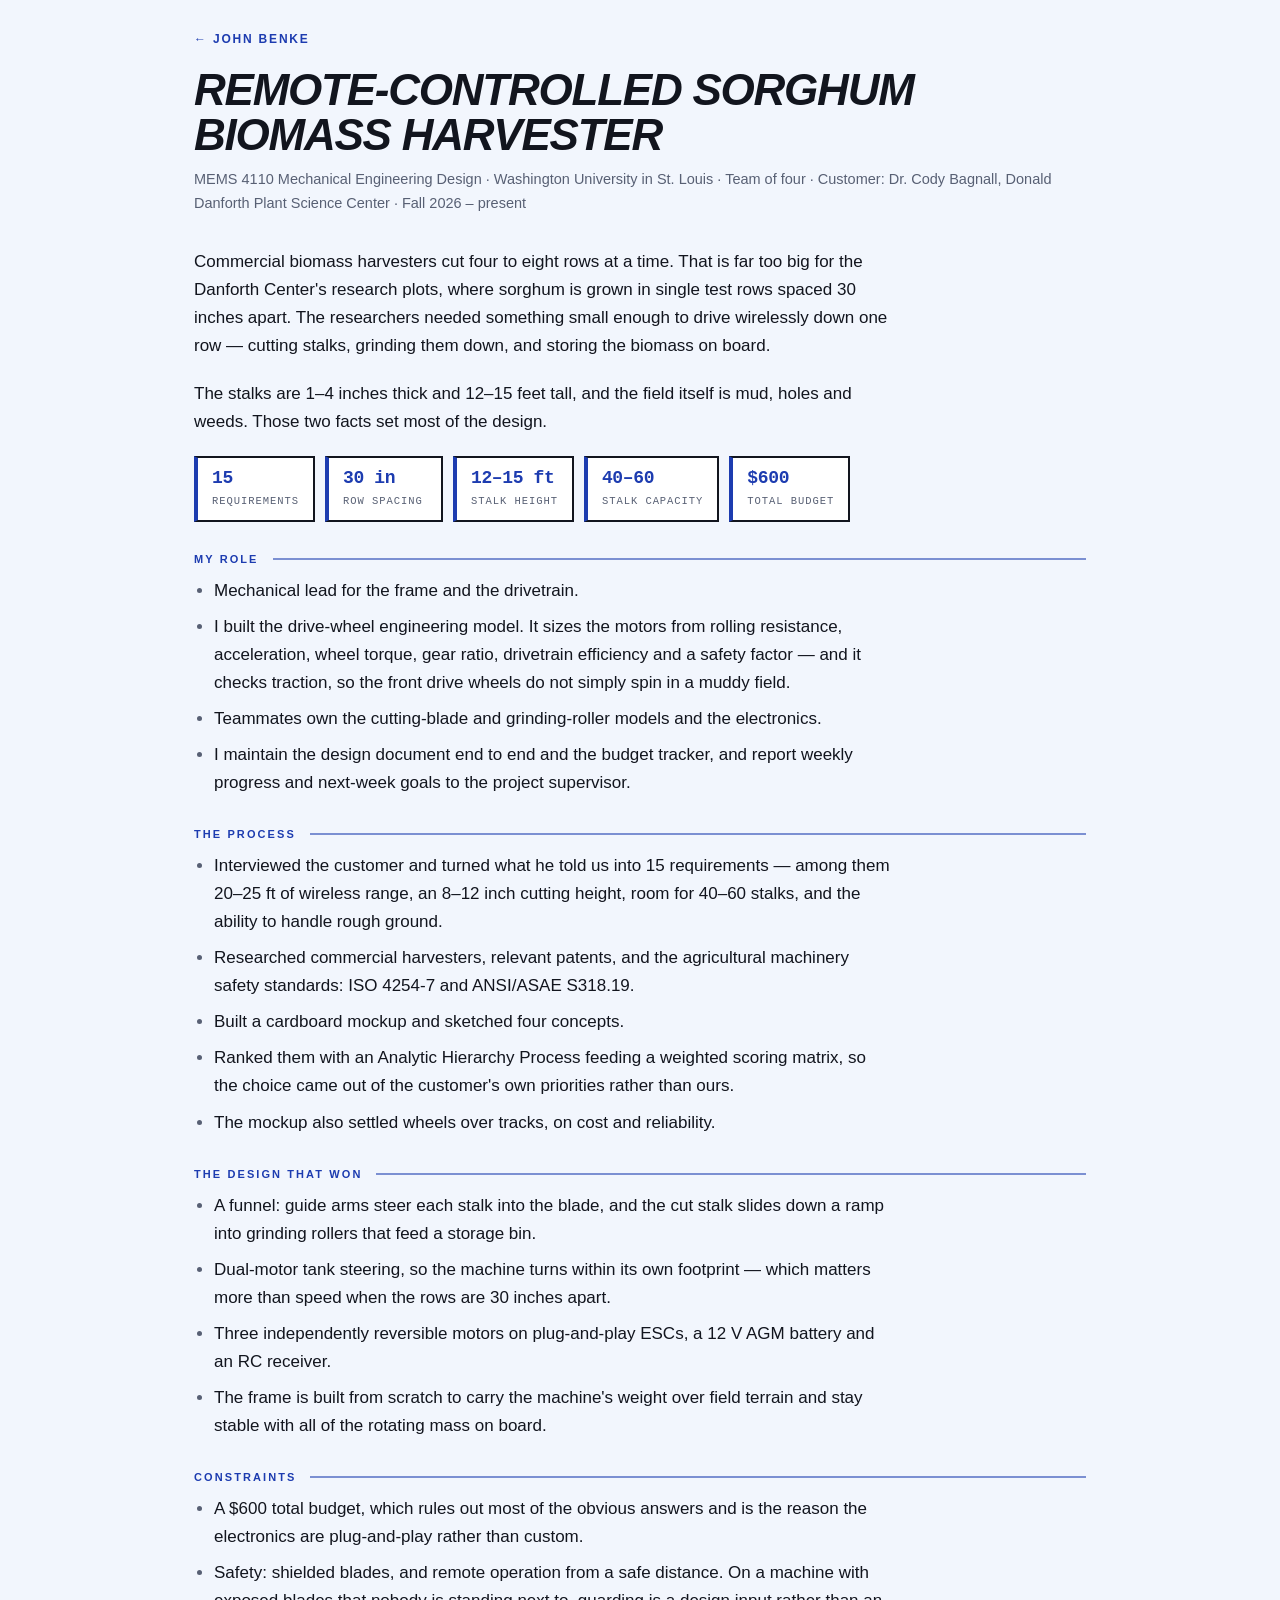
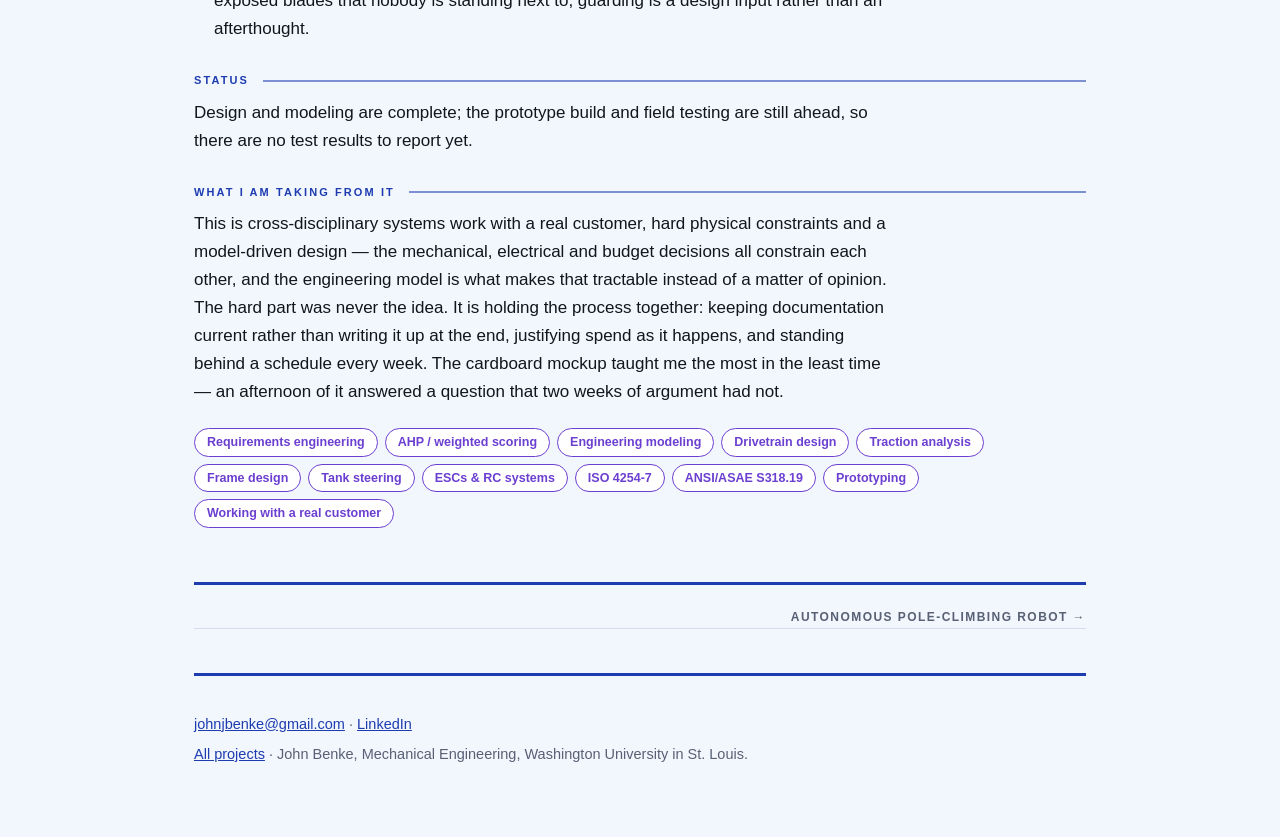
<file: harvester.html>
<!DOCTYPE html>
<html lang="en">
<head>
<meta charset="utf-8">
<meta name="viewport" content="width=device-width, initial-scale=1">
<title>Remote-Controlled Sorghum Biomass Harvester — John Benke</title>
<meta name="description" content="MEMS 4110 senior design for the Donald Danforth Plant Science Center: a single-row remote-controlled harvester that cuts, grinds and stores sorghum on board.">
<meta property="og:title" content="Remote-Controlled Sorghum Biomass Harvester — John Benke">
<meta property="og:description" content="MEMS 4110 senior design for the Donald Danforth Plant Science Center: a single-row remote-controlled harvester that cuts, grinds and stores sorghum on board.">
<meta property="og:type" content="website">
<meta property="og:url" content="https://johnbenke.github.io/harvester.html">
<meta property="og:image" content="https://johnbenke.github.io/images/hero-cutlass.jpg">
<link rel="stylesheet" href="style.css">
</head>
<body>
<div class="wrap">
  <a class="back" href="./">← John Benke</a>
  <header class="phead">
    <h1>Remote-Controlled Sorghum Biomass Harvester</h1>
    <p class="meta">MEMS 4110 Mechanical Engineering Design · Washington University in St. Louis · Team of four · Customer: Dr. Cody Bagnall, Donald Danforth Plant Science Center · Fall 2026 – present</p>
  </header>
  <div class="pbody">
    <article class="last">
      <p class="overview">Commercial biomass harvesters cut four to eight rows at a time. That
      is far too big for the Danforth Center's research plots, where sorghum is grown in single
      test rows spaced 30 inches apart. The researchers needed something small enough to drive
      wirelessly down one row — cutting stalks, grinding them down, and storing the biomass on
      board.</p>
      <p class="overview">The stalks are 1–4 inches thick and 12–15 feet tall, and the field
      itself is mud, holes and weeds. Those two facts set most of the design.</p>

      <ul class="metrics">
        <li><b>15</b><span>requirements</span></li>
        <li><b>30 in</b><span>row spacing</span></li>
        <li><b>12–15 ft</b><span>stalk height</span></li>
        <li><b>40–60</b><span>stalk capacity</span></li>
        <li><b>$600</b><span>total budget</span></li>
      </ul>

      <h4>My role</h4>
      <ul class="pts">
        <li>Mechanical lead for the frame and the drivetrain.</li>
        <li>I built the drive-wheel engineering model. It sizes the motors from rolling
        resistance, acceleration, wheel torque, gear ratio, drivetrain efficiency and a safety
        factor — and it checks traction, so the front drive wheels do not simply spin in a
        muddy field.</li>
        <li>Teammates own the cutting-blade and grinding-roller models and the electronics.</li>
        <li>I maintain the design document end to end and the budget tracker, and report weekly
        progress and next-week goals to the project supervisor.</li>
      </ul>

      <h4>The process</h4>
      <ul class="pts">
        <li>Interviewed the customer and turned what he told us into 15 requirements — among
        them 20–25 ft of wireless range, an 8–12 inch cutting height, room for 40–60 stalks, and
        the ability to handle rough ground.</li>
        <li>Researched commercial harvesters, relevant patents, and the agricultural machinery
        safety standards: ISO 4254-7 and ANSI/ASAE S318.19.</li>
        <li>Built a cardboard mockup and sketched four concepts.</li>
        <li>Ranked them with an Analytic Hierarchy Process feeding a weighted scoring matrix, so
        the choice came out of the customer's own priorities rather than ours.</li>
        <li>The mockup also settled wheels over tracks, on cost and reliability.</li>
      </ul>

      <h4>The design that won</h4>
      <ul class="pts">
        <li>A funnel: guide arms steer each stalk into the blade, and the cut stalk slides down
        a ramp into grinding rollers that feed a storage bin.</li>
        <li>Dual-motor tank steering, so the machine turns within its own footprint — which
        matters more than speed when the rows are 30 inches apart.</li>
        <li>Three independently reversible motors on plug-and-play ESCs, a 12 V AGM battery and
        an RC receiver.</li>
        <li>The frame is built from scratch to carry the machine's weight over field terrain and
        stay stable with all of the rotating mass on board.</li>
      </ul>

      <h4>Constraints</h4>
      <ul class="pts">
        <li>A $600 total budget, which rules out most of the obvious answers and is the reason
        the electronics are plug-and-play rather than custom.</li>
        <li>Safety: shielded blades, and remote operation from a safe distance. On a machine
        with exposed blades that nobody is standing next to, guarding is a design input rather
        than an afterthought.</li>
      </ul>

      <h4>Status</h4>
      <p class="overview">Design and modeling are complete; the prototype build and field
      testing are still ahead, so there are no test results to report yet.</p>

      <h4>What I am taking from it</h4>
      <p class="overview">This is cross-disciplinary systems work with a real customer, hard
      physical constraints and a model-driven design — the mechanical, electrical and budget
      decisions all constrain each other, and the engineering model is what makes that
      tractable instead of a matter of opinion. The hard part was never the idea. It is holding
      the process together: keeping documentation current rather than writing it up at the end,
      justifying spend as it happens, and standing behind a schedule every week. The cardboard
      mockup taught me the most in the least time — an afternoon of it answered a question that
      two weeks of argument had not.</p>

      <ul class="tools">
        <li>Requirements engineering</li><li>AHP / weighted scoring</li>
        <li>Engineering modeling</li><li>Drivetrain design</li><li>Traction analysis</li>
        <li>Frame design</li><li>Tank steering</li><li>ESCs &amp; RC systems</li>
        <li>ISO 4254-7</li><li>ANSI/ASAE S318.19</li><li>Prototyping</li>
        <li>Working with a real customer</li>
      </ul>
    </article>
  </div>
  <nav class="nextprev">
    <span></span>
    <a href="pole-finder.html">Autonomous Pole-Climbing Robot →</a>
  </nav>
  <footer>
    <p><a href="mailto:johnjbenke@gmail.com">johnjbenke@gmail.com</a> · <a href="https://www.linkedin.com/in/john-benke">LinkedIn</a></p>
    <p><a href="./">All projects</a> · John Benke, Mechanical Engineering, Washington University in St. Louis.</p>
  </footer>
</div>

<script>
// If an image is missing, drop its figure rather than showing a broken frame.
document.querySelectorAll('figure img').forEach(function (img) {
  img.addEventListener('error', function () {
    var fig = img.closest('figure');
    if (fig) fig.remove();
  });
});
</script>
</body>
</html>
</file>
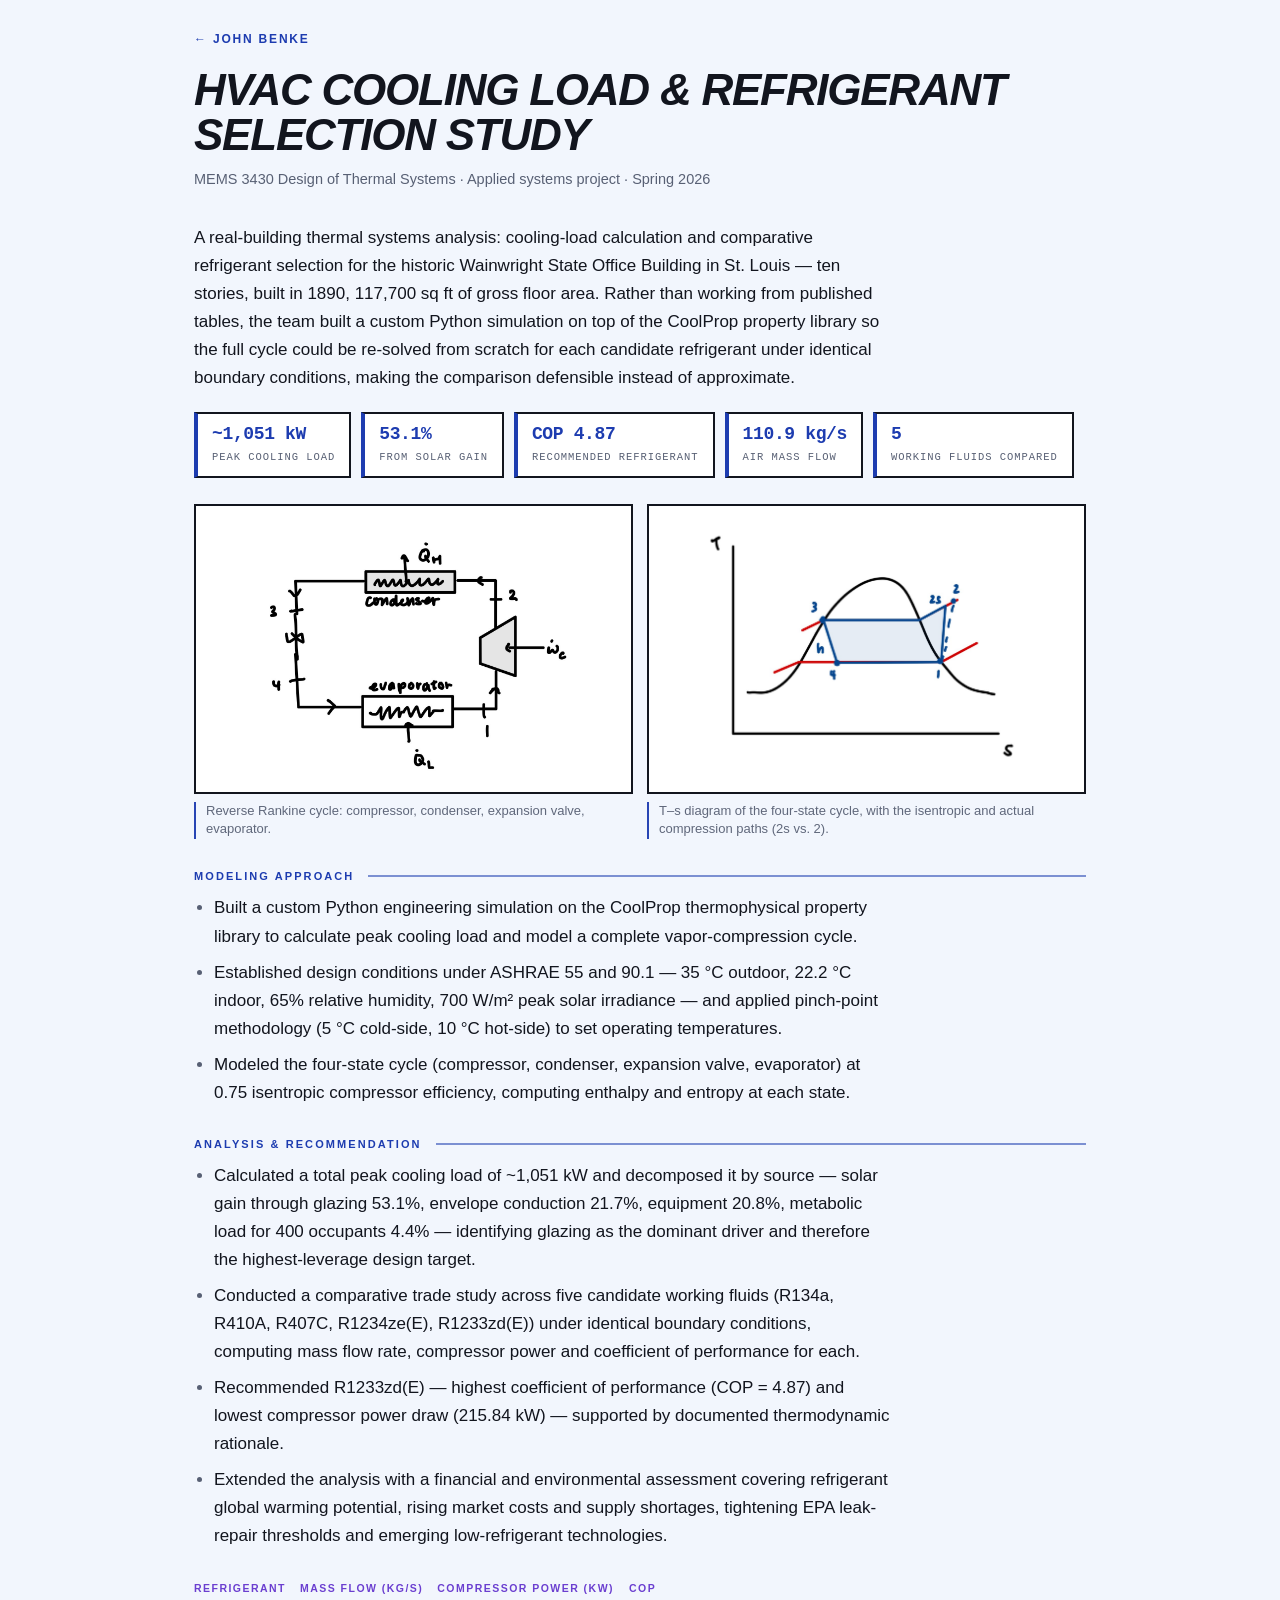
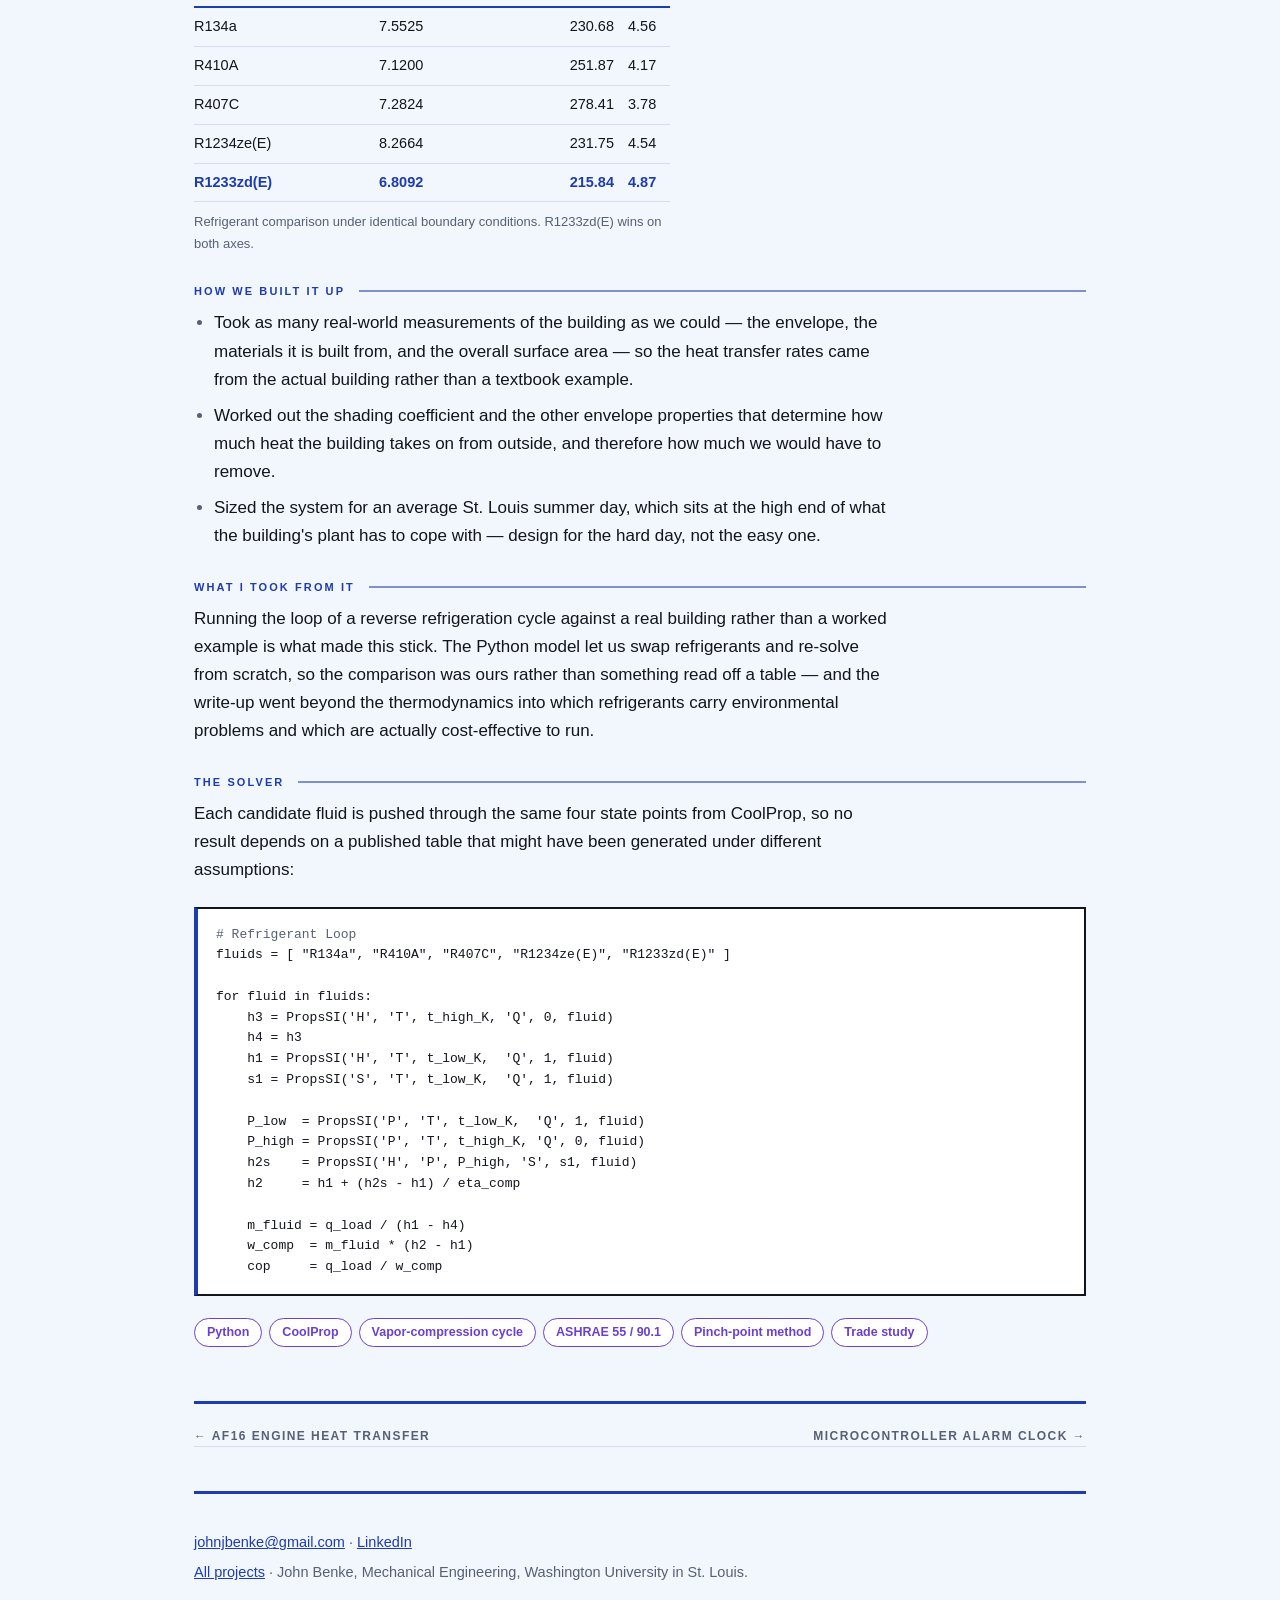
<file: hvac.html>
<!DOCTYPE html>
<html lang="en">
<head>
<meta charset="utf-8">
<meta name="viewport" content="width=device-width, initial-scale=1">
<title>HVAC Cooling Load &amp; Refrigerant Selection Study — John Benke</title>
<meta name="description" content="Cooling load analysis and comparative refrigerant trade study built on Python and CoolProp.">
<meta property="og:title" content="HVAC Cooling Load &amp; Refrigerant Selection Study — John Benke">
<meta property="og:description" content="Cooling load analysis and comparative refrigerant trade study built on Python and CoolProp.">
<meta property="og:type" content="website">
<meta property="og:url" content="https://johnbenke.github.io/hvac.html">
<meta property="og:image" content="https://johnbenke.github.io/images/hvac-cycle-ts.jpg">
<link rel="stylesheet" href="style.css">
</head>
<body>
<div class="wrap">
  <a class="back" href="./">← John Benke</a>
  <header class="phead">
    <h1>HVAC Cooling Load &amp; Refrigerant Selection Study</h1>
    <p class="meta">MEMS 3430 Design of Thermal Systems · Applied systems project · Spring 2026</p>
  </header>
  <div class="pbody">
    <article class="last">
      <p class="overview">A real-building thermal systems analysis: cooling-load calculation
      and comparative refrigerant selection for the historic Wainwright State Office Building
      in St. Louis — ten stories, built in 1890, 117,700 sq ft of gross floor area. Rather
      than working from published tables, the team built a custom Python simulation on top of
      the CoolProp property library so the full cycle could be re-solved from scratch for each
      candidate refrigerant under identical boundary conditions, making the comparison
      defensible instead of approximate.</p>

      <ul class="metrics">
        <li><b>~1,051 kW</b><span>peak cooling load</span></li>
        <li><b>53.1%</b><span>from solar gain</span></li>
        <li><b>COP 4.87</b><span>recommended refrigerant</span></li>
        <li><b>110.9 kg/s</b><span>air mass flow</span></li>
        <li><b>5</b><span>working fluids compared</span></li>
      </ul>

      <div class="grid tech">
        <figure>
          <img src="images/hvac-cycle-schematic.jpg" alt="Schematic of the reverse Rankine refrigeration cycle with compressor, condenser, expansion valve and evaporator">
          <figcaption>Reverse Rankine cycle: compressor, condenser, expansion valve, evaporator.</figcaption>
        </figure>
        <figure>
          <img src="images/hvac-cycle-ts.jpg" alt="Temperature-entropy diagram of the four-state refrigeration cycle overlaid on the vapor dome">
          <figcaption>T–s diagram of the four-state cycle, with the isentropic and actual compression paths (2s vs. 2).</figcaption>
        </figure>
      </div>

      <h4>Modeling approach</h4>
      <ul class="pts">
        <li>Built a custom Python engineering simulation on the CoolProp thermophysical
        property library to calculate peak cooling load and model a complete
        vapor-compression cycle.</li>
        <li>Established design conditions under ASHRAE 55 and 90.1 — 35 °C outdoor, 22.2 °C
        indoor, 65% relative humidity, 700 W/m² peak solar irradiance — and applied
        pinch-point methodology (5 °C cold-side, 10 °C hot-side) to set operating
        temperatures.</li>
        <li>Modeled the four-state cycle (compressor, condenser, expansion valve, evaporator)
        at 0.75 isentropic compressor efficiency, computing enthalpy and entropy at each
        state.</li>
      </ul>

      <h4>Analysis &amp; recommendation</h4>
      <ul class="pts">
        <li>Calculated a total peak cooling load of ~1,051 kW and decomposed it by source —
        solar gain through glazing 53.1%, envelope conduction 21.7%, equipment 20.8%,
        metabolic load for 400 occupants 4.4% — identifying glazing as the dominant driver
        and therefore the highest-leverage design target.</li>
        <li>Conducted a comparative trade study across five candidate working fluids (R134a,
        R410A, R407C, R1234ze(E), R1233zd(E)) under identical boundary conditions, computing
        mass flow rate, compressor power and coefficient of performance for each.</li>
        <li>Recommended R1233zd(E) — highest coefficient of performance (COP = 4.87) and
        lowest compressor power draw (215.84 kW) — supported by documented thermodynamic
        rationale.</li>
        <li>Extended the analysis with a financial and environmental assessment covering
        refrigerant global warming potential, rising market costs and supply shortages,
        tightening EPA leak-repair thresholds and emerging low-refrigerant technologies.</li>
      </ul>

      <div class="tw">
        <table>
          <caption>Refrigerant comparison under identical boundary conditions. R1233zd(E) wins on both axes.</caption>
          <thead><tr><th>Refrigerant</th><th>Mass flow (kg/s)</th><th>Compressor power (kW)</th><th>COP</th></tr></thead>
          <tbody>
            <tr><td>R134a</td><td>7.5525</td><td>230.68</td><td>4.56</td></tr>
            <tr><td>R410A</td><td>7.1200</td><td>251.87</td><td>4.17</td></tr>
            <tr><td>R407C</td><td>7.2824</td><td>278.41</td><td>3.78</td></tr>
            <tr><td>R1234ze(E)</td><td>8.2664</td><td>231.75</td><td>4.54</td></tr>
            <tr class="best"><td>R1233zd(E)</td><td>6.8092</td><td>215.84</td><td>4.87</td></tr>
          </tbody>
        </table>
      </div>

      <h4>How we built it up</h4>
      <ul class="pts">
        <li>Took as many real-world measurements of the building as we could — the envelope, the
        materials it is built from, and the overall surface area — so the heat transfer rates
        came from the actual building rather than a textbook example.</li>
        <li>Worked out the shading coefficient and the other envelope properties that determine
        how much heat the building takes on from outside, and therefore how much we would have to
        remove.</li>
        <li>Sized the system for an average St. Louis summer day, which sits at the high end of
        what the building's plant has to cope with — design for the hard day, not the easy one.</li>
      </ul>

      <h4>What I took from it</h4>
      <p class="overview">Running the loop of a reverse refrigeration cycle against a real
      building rather than a worked example is what made this stick. The Python model let us swap
      refrigerants and re-solve from scratch, so the comparison was ours rather than something
      read off a table — and the write-up went beyond the thermodynamics into which refrigerants
      carry environmental problems and which are actually cost-effective to run.</p>

      <h4>The solver</h4>
      <p class="overview">Each candidate fluid is pushed through the same four state points
      from CoolProp, so no result depends on a published table that might have been generated
      under different assumptions:</p>
<pre><span class="c"># Refrigerant Loop</span>
fluids = [ "R134a", "R410A", "R407C", "R1234ze(E)", "R1233zd(E)" ]

for fluid in fluids:
    h3 = PropsSI('H', 'T', t_high_K, 'Q', 0, fluid)
    h4 = h3
    h1 = PropsSI('H', 'T', t_low_K,  'Q', 1, fluid)
    s1 = PropsSI('S', 'T', t_low_K,  'Q', 1, fluid)

    P_low  = PropsSI('P', 'T', t_low_K,  'Q', 1, fluid)
    P_high = PropsSI('P', 'T', t_high_K, 'Q', 0, fluid)
    h2s    = PropsSI('H', 'P', P_high, 'S', s1, fluid)
    h2     = h1 + (h2s - h1) / eta_comp

    m_fluid = q_load / (h1 - h4)
    w_comp  = m_fluid * (h2 - h1)
    cop     = q_load / w_comp
</pre>

      <ul class="tools">
        <li>Python</li><li>CoolProp</li><li>Vapor-compression cycle</li>
        <li>ASHRAE 55 / 90.1</li><li>Pinch-point method</li><li>Trade study</li>
      </ul>
    </article>
  </div>
  <nav class="nextprev">
    <a href="comsol.html">← AF16 Engine Heat Transfer</a>
    <a href="alarm-clock.html">Microcontroller Alarm Clock →</a>
  </nav>
  <footer>
    <p><a href="mailto:johnjbenke@gmail.com">johnjbenke@gmail.com</a> · <a href="https://www.linkedin.com/in/john-benke">LinkedIn</a></p>
    <p><a href="./">All projects</a> · John Benke, Mechanical Engineering, Washington University in St. Louis.</p>
  </footer>
</div>

<script>
// If an image is missing, drop its figure rather than showing a broken frame.
document.querySelectorAll('figure img').forEach(function (img) {
  img.addEventListener('error', function () {
    var fig = img.closest('figure');
    if (fig) fig.remove();
  });
});
</script>
</body>
</html>
</file>
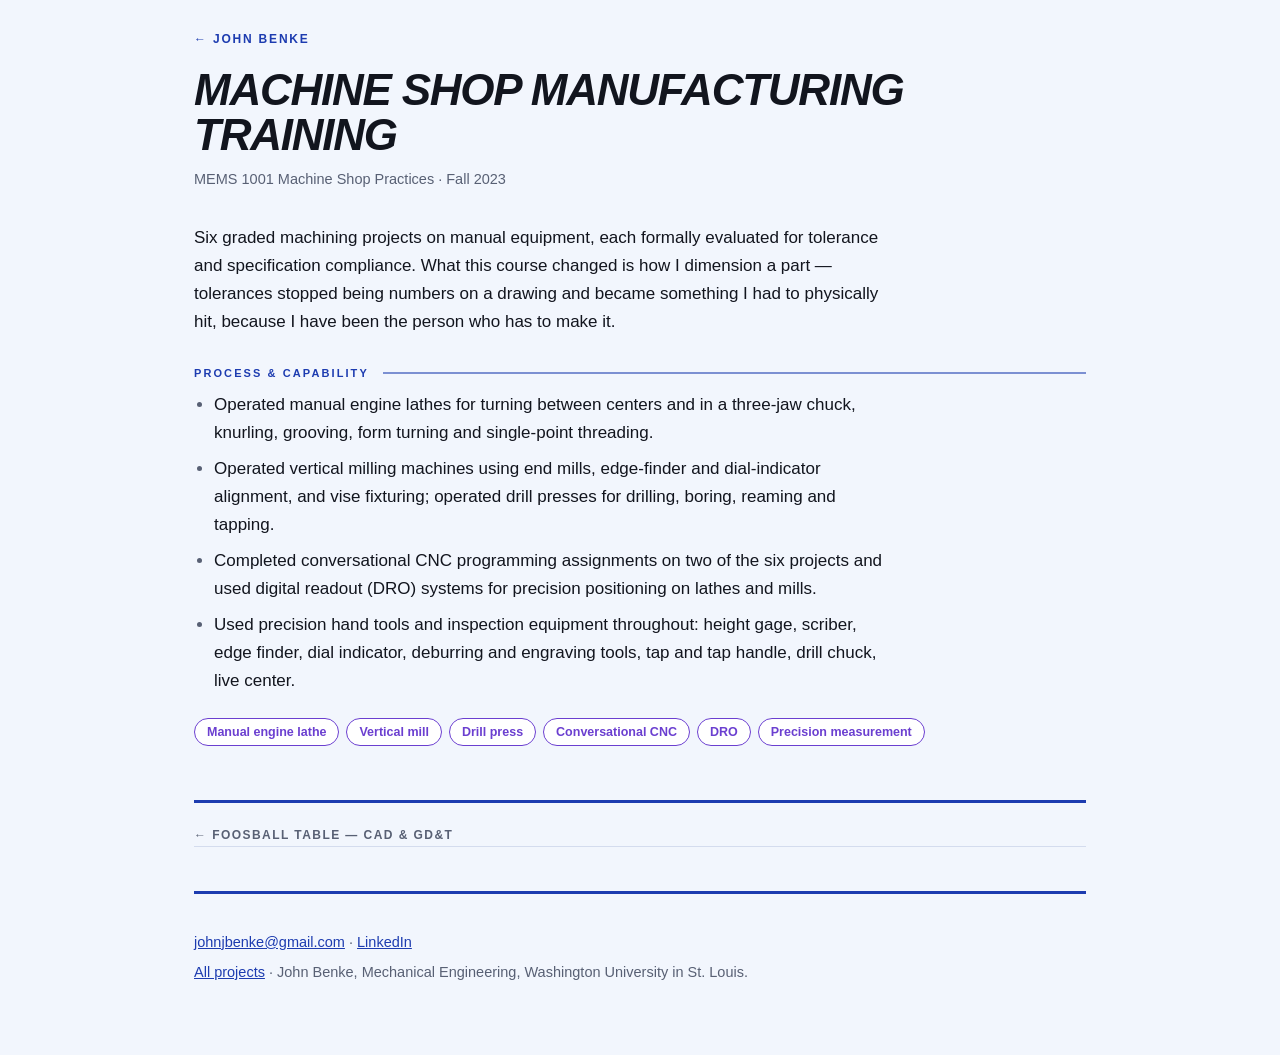
<file: machine-shop.html>
<!DOCTYPE html>
<html lang="en">
<head>
<meta charset="utf-8">
<meta name="viewport" content="width=device-width, initial-scale=1">
<title>Machine Shop Manufacturing Training — John Benke</title>
<meta name="description" content="Manual lathe, mill and drill press work, plus conversational CNC, evaluated for tolerance compliance.">
<meta property="og:title" content="Machine Shop Manufacturing Training — John Benke">
<meta property="og:description" content="Manual lathe, mill and drill press work, plus conversational CNC, evaluated for tolerance compliance.">
<meta property="og:type" content="website">
<meta property="og:url" content="https://johnbenke.github.io/machine-shop.html">
<meta property="og:image" content="https://johnbenke.github.io/images/hero-cutlass.jpg">
<link rel="stylesheet" href="style.css">
</head>
<body>
<div class="wrap">
  <a class="back" href="./">← John Benke</a>
  <header class="phead">
    <h1>Machine Shop Manufacturing Training</h1>
    <p class="meta">MEMS 1001 Machine Shop Practices · Fall 2023</p>
  </header>
  <div class="pbody">
    <article class="last">
      <p class="overview">Six graded machining projects on manual equipment, each formally
      evaluated for tolerance and specification compliance. What this course changed is how I
      dimension a part — tolerances stopped being numbers on a drawing and became something I
      had to physically hit, because I have been the person who has to make it.</p>

      <h4>Process &amp; capability</h4>
      <ul class="pts">
        <li>Operated manual engine lathes for turning between centers and in a three-jaw
        chuck, knurling, grooving, form turning and single-point threading.</li>
        <li>Operated vertical milling machines using end mills, edge-finder and dial-indicator
        alignment, and vise fixturing; operated drill presses for drilling, boring, reaming and
        tapping.</li>
        <li>Completed conversational CNC programming assignments on two of the six projects
        and used digital readout (DRO) systems for precision positioning on lathes and mills.</li>
        <li>Used precision hand tools and inspection equipment throughout: height gage,
        scriber, edge finder, dial indicator, deburring and engraving tools, tap and tap
        handle, drill chuck, live center.</li>
      </ul>

      <ul class="tools">
        <li>Manual engine lathe</li><li>Vertical mill</li><li>Drill press</li>
        <li>Conversational CNC</li><li>DRO</li><li>Precision measurement</li>
      </ul>
    </article>
  </div>
  <nav class="nextprev">
    <a href="foosball.html">← Foosball Table — CAD &amp; GD&amp;T</a>
    <span></span>
  </nav>
  <footer>
    <p><a href="mailto:johnjbenke@gmail.com">johnjbenke@gmail.com</a> · <a href="https://www.linkedin.com/in/john-benke">LinkedIn</a></p>
    <p><a href="./">All projects</a> · John Benke, Mechanical Engineering, Washington University in St. Louis.</p>
  </footer>
</div>

<script>
// If an image is missing, drop its figure rather than showing a broken frame.
document.querySelectorAll('figure img').forEach(function (img) {
  img.addEventListener('error', function () {
    var fig = img.closest('figure');
    if (fig) fig.remove();
  });
});
</script>
</body>
</html>
</file>
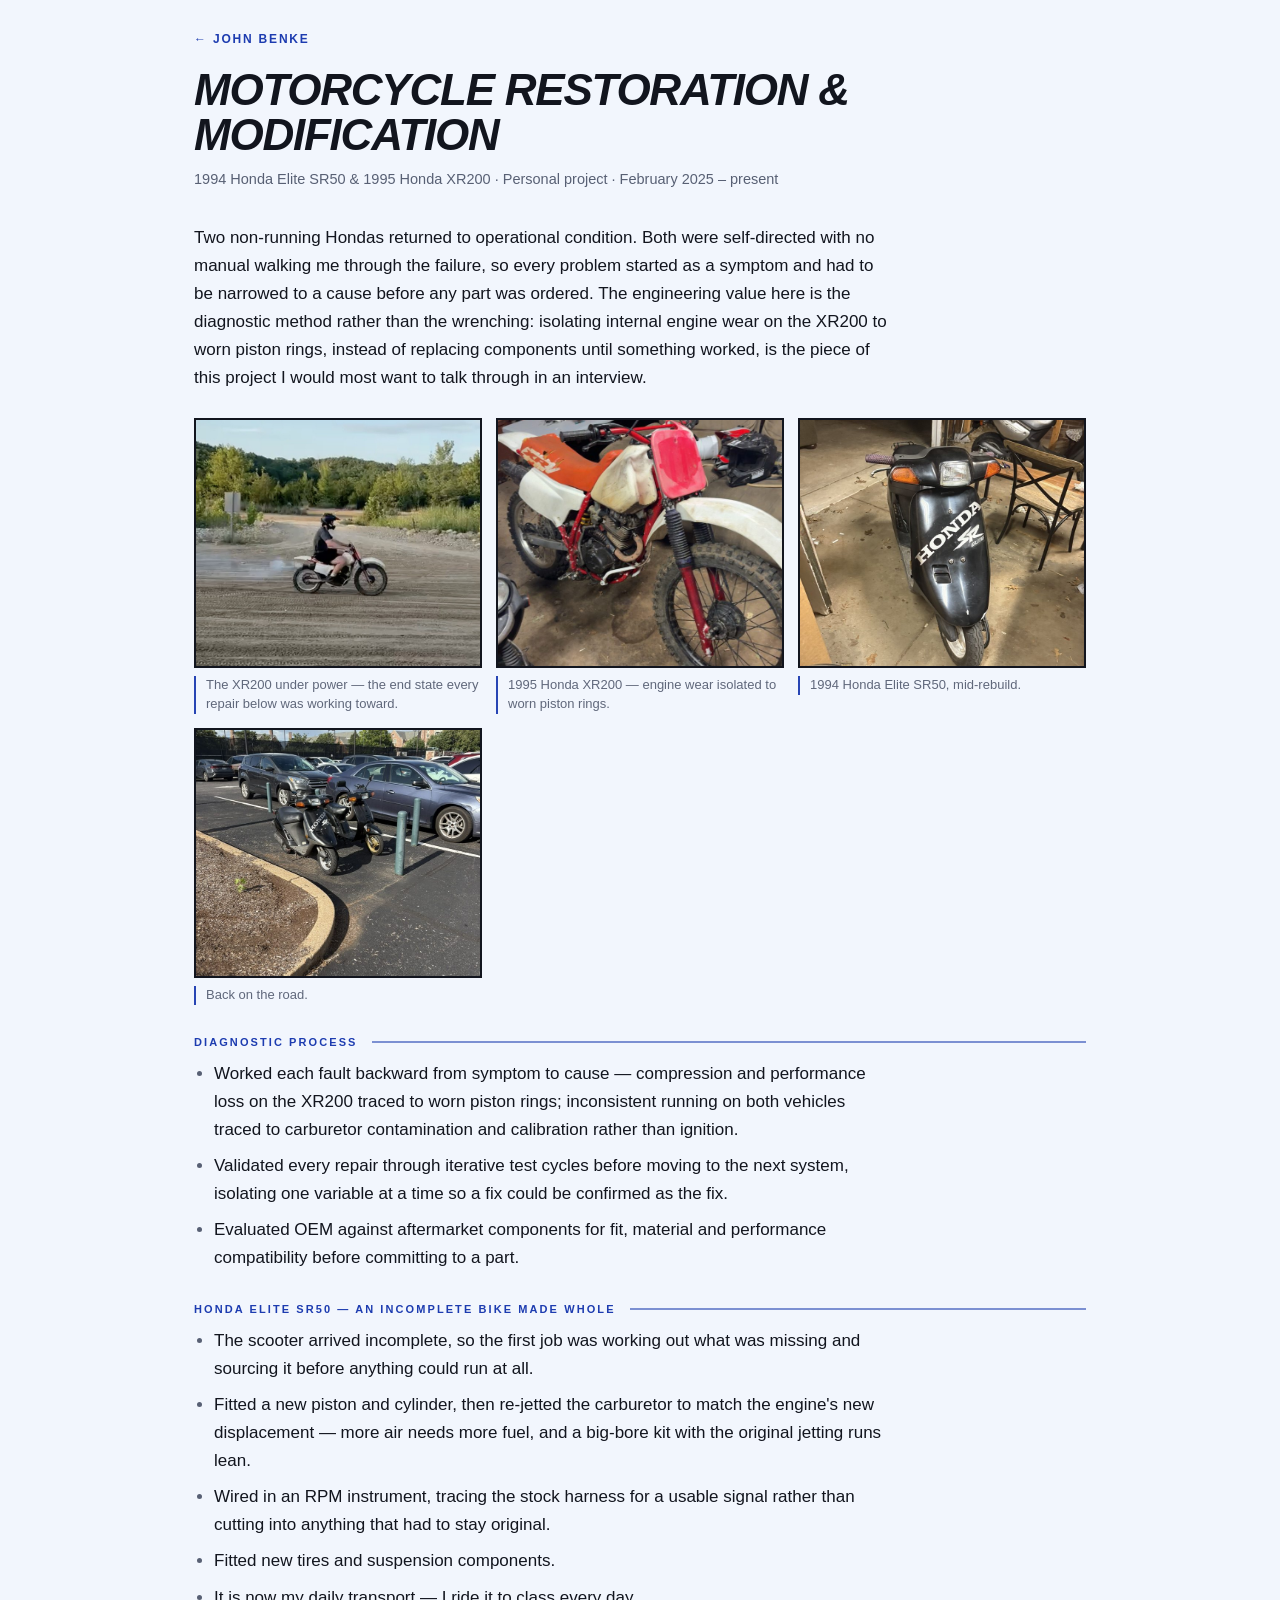
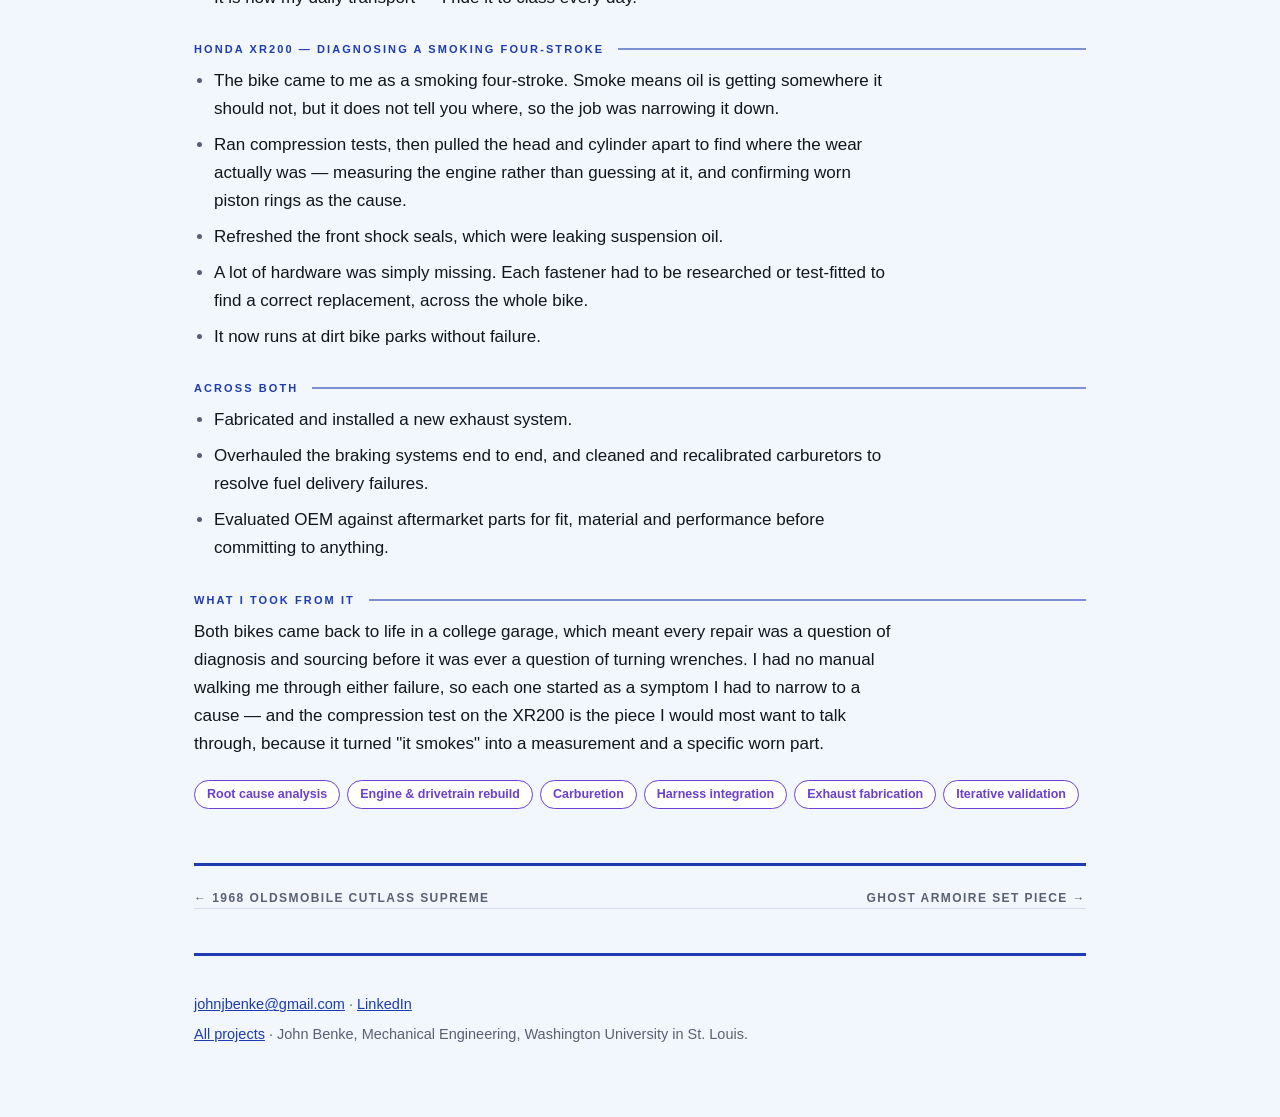
<file: motorcycles.html>
<!DOCTYPE html>
<html lang="en">
<head>
<meta charset="utf-8">
<meta name="viewport" content="width=device-width, initial-scale=1">
<title>Motorcycle Restoration &amp; Modification — John Benke</title>
<meta name="description" content="Engine, fuel, brake, suspension and electrical rebuilds on a 1994 Elite SR50 and 1995 XR200.">
<meta property="og:title" content="Motorcycle Restoration &amp; Modification — John Benke">
<meta property="og:description" content="Engine, fuel, brake, suspension and electrical rebuilds on a 1994 Elite SR50 and 1995 XR200.">
<meta property="og:type" content="website">
<meta property="og:url" content="https://johnbenke.github.io/motorcycles.html">
<meta property="og:image" content="https://johnbenke.github.io/images/moto-xr200.jpg">
<link rel="stylesheet" href="style.css">
</head>
<body>
<div class="wrap">
  <a class="back" href="./">← John Benke</a>
  <header class="phead">
    <h1>Motorcycle Restoration &amp; Modification</h1>
    <p class="meta">1994 Honda Elite SR50 &amp; 1995 Honda XR200 · Personal project · February 2025 – present</p>
  </header>
  <div class="pbody">
    <article class="last">
      <p class="overview">Two non-running Hondas returned to operational condition. Both were
      self-directed with no manual walking me through the failure, so every problem started as
      a symptom and had to be narrowed to a cause before any part was ordered. The engineering
      value here is the diagnostic method rather than the wrenching: isolating internal engine
      wear on the XR200 to worn piston rings, instead of replacing components until something
      worked, is the piece of this project I would most want to talk through in an interview.</p>

      <div class="grid">
        <figure>
          <img src="images/moto-riding.jpg" alt="The restored Honda XR200 being ridden on a dirt track">
          <figcaption>The XR200 under power — the end state every repair below was working toward.</figcaption>
        </figure>
        <figure>
          <img src="images/moto-xr200.jpg" alt="1995 Honda XR200 in the shop">
          <figcaption>1995 Honda XR200 — engine wear isolated to worn piston rings.</figcaption>
        </figure>
        <figure>
          <img src="images/moto-sr50.jpg" alt="1994 Honda Elite SR50 scooter">
          <figcaption>1994 Honda Elite SR50, mid-rebuild.</figcaption>
        </figure>
        <figure>
          <img src="images/moto-road.jpg" alt="The restored Honda Elite SR50 running">
          <figcaption>Back on the road.</figcaption>
        </figure>
      </div>

      <h4>Diagnostic process</h4>
      <ul class="pts">
        <li>Worked each fault backward from symptom to cause — compression and performance
        loss on the XR200 traced to worn piston rings; inconsistent running on both vehicles
        traced to carburetor contamination and calibration rather than ignition.</li>
        <li>Validated every repair through iterative test cycles before moving to the next
        system, isolating one variable at a time so a fix could be confirmed as the fix.</li>
        <li>Evaluated OEM against aftermarket components for fit, material and performance
        compatibility before committing to a part.</li>
      </ul>

      <h4>Honda Elite SR50 — an incomplete bike made whole</h4>
      <ul class="pts">
        <li>The scooter arrived incomplete, so the first job was working out what was missing
        and sourcing it before anything could run at all.</li>
        <li>Fitted a new piston and cylinder, then re-jetted the carburetor to match the
        engine's new displacement — more air needs more fuel, and a big-bore kit with
        the original jetting runs lean.</li>
        <li>Wired in an RPM instrument, tracing the stock harness for a usable signal rather
        than cutting into anything that had to stay original.</li>
        <li>Fitted new tires and suspension components.</li>
        <li>It is now my daily transport — I ride it to class every day.</li>
      </ul>

      <h4>Honda XR200 — diagnosing a smoking four-stroke</h4>
      <ul class="pts">
        <li>The bike came to me as a smoking four-stroke. Smoke means oil is getting somewhere it
        should not, but it does not tell you where, so the job was narrowing it down.</li>
        <li>Ran compression tests, then pulled the head and cylinder apart to
        find where the wear actually was — measuring the engine rather than guessing at it, and
        confirming worn piston rings as the cause.</li>
        <li>Refreshed the front shock seals, which were leaking suspension oil.</li>
        <li>A lot of hardware was simply missing. Each fastener had to be researched or
        test-fitted to find a correct replacement, across the whole bike.</li>
        <li>It now runs at dirt bike parks without failure.</li>
      </ul>

      <h4>Across both</h4>
      <ul class="pts">
        <li>Fabricated and installed a new exhaust system.</li>
        <li>Overhauled the braking systems end to end, and cleaned and recalibrated carburetors
        to resolve fuel delivery failures.</li>
        <li>Evaluated OEM against aftermarket parts for fit, material and performance before
        committing to anything.</li>
      </ul>

      <h4>What I took from it</h4>
      <p class="overview">Both bikes came back to life in a college garage, which meant every
      repair was a question of diagnosis and sourcing before it was ever a question of turning
      wrenches. I had no manual walking me through either failure, so each one started as a
      symptom I had to narrow to a cause — and the compression test on the XR200 is the piece I
      would most want to talk through, because it turned "it smokes" into a measurement and a
      specific worn part.</p>

      <ul class="tools">
        <li>Root cause analysis</li><li>Engine &amp; drivetrain rebuild</li><li>Carburetion</li>
        <li>Harness integration</li><li>Exhaust fabrication</li><li>Iterative validation</li>
      </ul>
    </article>
  </div>
  <nav class="nextprev">
    <a href="cutlass.html">← 1968 Oldsmobile Cutlass Supreme</a>
    <a href="gasp.html">Ghost Armoire Set Piece →</a>
  </nav>
  <footer>
    <p><a href="mailto:johnjbenke@gmail.com">johnjbenke@gmail.com</a> · <a href="https://www.linkedin.com/in/john-benke">LinkedIn</a></p>
    <p><a href="./">All projects</a> · John Benke, Mechanical Engineering, Washington University in St. Louis.</p>
  </footer>
</div>

<script>
// If an image is missing, drop its figure rather than showing a broken frame.
document.querySelectorAll('figure img').forEach(function (img) {
  img.addEventListener('error', function () {
    var fig = img.closest('figure');
    if (fig) fig.remove();
  });
});
</script>
</body>
</html>
</file>
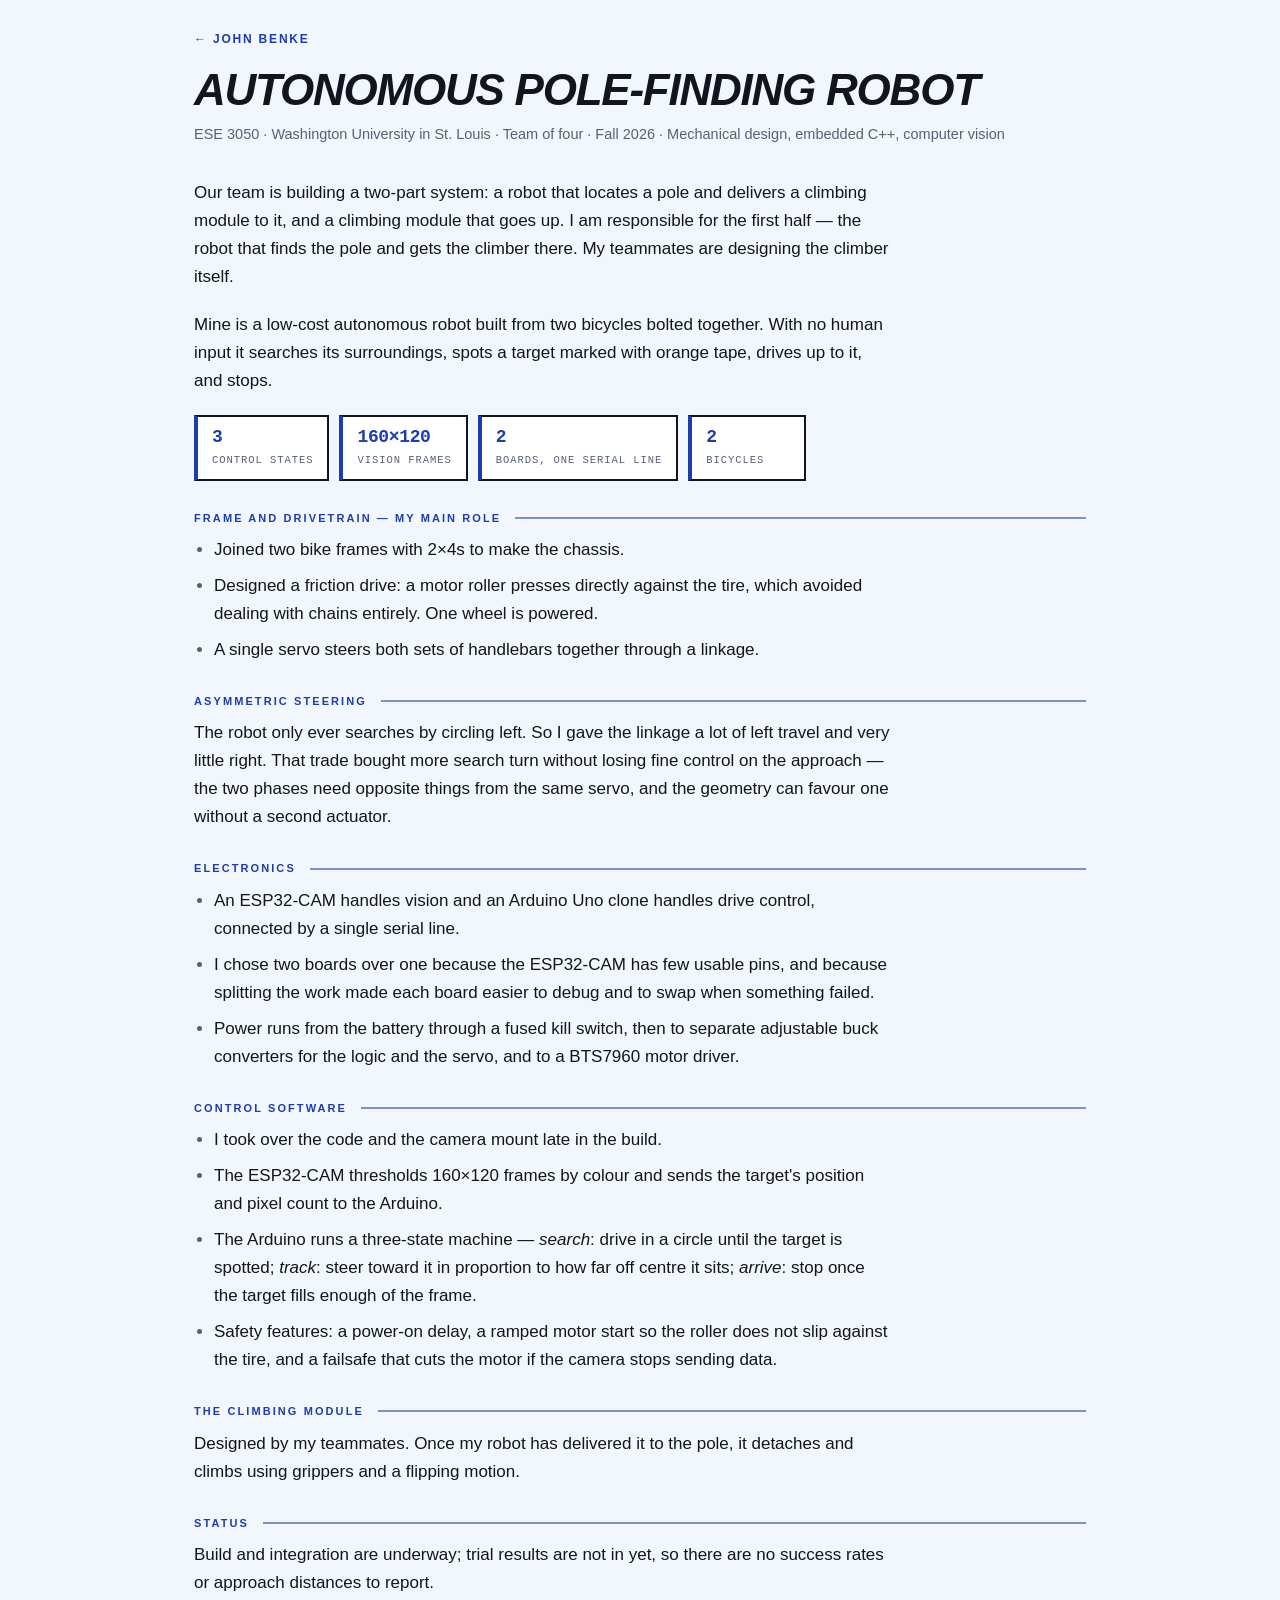
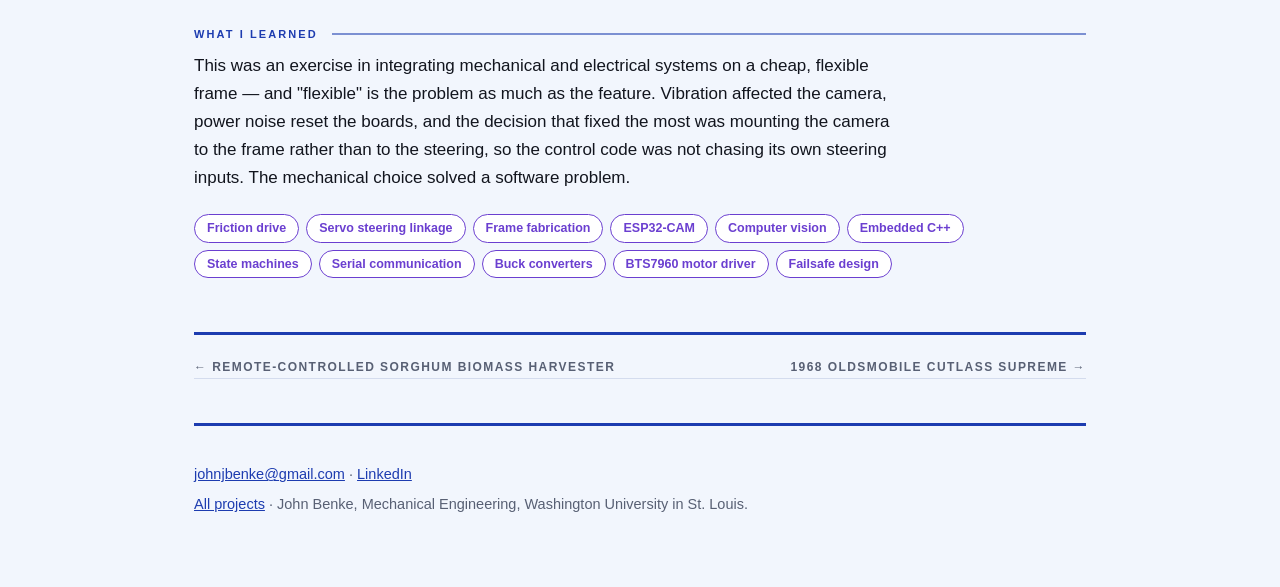
<file: pole-finder.html>
<!DOCTYPE html>
<html lang="en">
<head>
<meta charset="utf-8">
<meta name="viewport" content="width=device-width, initial-scale=1">
<title>Autonomous Pole-Finding Robot — John Benke</title>
<meta name="description" content="ESE 3050: a low-cost autonomous robot built from two bicycles that searches for a target, tracks it by colour, and drives up to it — delivering a pole-climbing module to its pole.">
<meta property="og:title" content="Autonomous Pole-Finding Robot — John Benke">
<meta property="og:description" content="ESE 3050: a low-cost autonomous robot built from two bicycles that searches for a target, tracks it by colour, and drives up to it — delivering a pole-climbing module to its pole.">
<meta property="og:type" content="website">
<meta property="og:url" content="https://johnbenke.github.io/pole-finder.html">
<meta property="og:image" content="https://johnbenke.github.io/images/hero-cutlass.jpg">
<link rel="stylesheet" href="style.css">
</head>
<body>
<div class="wrap">
  <a class="back" href="./">← John Benke</a>
  <header class="phead">
    <h1>Autonomous Pole-Finding Robot</h1>
    <p class="meta">ESE 3050 · Washington University in St. Louis · Team of four · Fall 2026 · Mechanical design, embedded C++, computer vision</p>
  </header>
  <div class="pbody">
    <article class="last">
      <p class="overview">Our team is building a two-part system: a robot that locates a pole
      and delivers a climbing module to it, and a climbing module that goes up. I am
      responsible for the first half — the robot that finds the pole and gets the climber
      there. My teammates are designing the climber itself.</p>
      <p class="overview">Mine is a low-cost autonomous robot built from two bicycles bolted
      together. With no human input it searches its surroundings, spots a target marked with
      orange tape, drives up to it, and stops.</p>

      <ul class="metrics">
        <li><b>3</b><span>control states</span></li>
        <li><b>160×120</b><span>vision frames</span></li>
        <li><b>2</b><span>boards, one serial line</span></li>
        <li><b>2</b><span>bicycles</span></li>
      </ul>

      <h4>Frame and drivetrain — my main role</h4>
      <ul class="pts">
        <li>Joined two bike frames with 2×4s to make the chassis.</li>
        <li>Designed a friction drive: a motor roller presses directly against the tire, which
        avoided dealing with chains entirely. One wheel is powered.</li>
        <li>A single servo steers both sets of handlebars together through a linkage.</li>
      </ul>

      <h4>Asymmetric steering</h4>
      <p class="overview">The robot only ever searches by circling left. So I gave the linkage a
      lot of left travel and very little right. That trade bought more search turn without
      losing fine control on the approach — the two phases need opposite things from the same
      servo, and the geometry can favour one without a second actuator.</p>

      <h4>Electronics</h4>
      <ul class="pts">
        <li>An ESP32-CAM handles vision and an Arduino Uno clone handles drive control,
        connected by a single serial line.</li>
        <li>I chose two boards over one because the ESP32-CAM has few usable pins, and because
        splitting the work made each board easier to debug and to swap when something
        failed.</li>
        <li>Power runs from the battery through a fused kill switch, then to separate
        adjustable buck converters for the logic and the servo, and to a BTS7960 motor
        driver.</li>
      </ul>

      <h4>Control software</h4>
      <ul class="pts">
        <li>I took over the code and the camera mount late in the build.</li>
        <li>The ESP32-CAM thresholds 160×120 frames by colour and sends the target's position
        and pixel count to the Arduino.</li>
        <li>The Arduino runs a three-state machine — <em>search</em>: drive in a circle until
        the target is spotted; <em>track</em>: steer toward it in proportion to how far off
        centre it sits; <em>arrive</em>: stop once the target fills enough of the frame.</li>
        <li>Safety features: a power-on delay, a ramped motor start so the roller does not slip
        against the tire, and a failsafe that cuts the motor if the camera stops sending
        data.</li>
      </ul>

      <h4>The climbing module</h4>
      <p class="overview">Designed by my teammates. Once my robot has delivered it to the pole,
      it detaches and climbs using grippers and a flipping motion.</p>

      <h4>Status</h4>
      <p class="overview">Build and integration are underway; trial results are not in yet, so
      there are no success rates or approach distances to report.</p>

      <h4>What I learned</h4>
      <p class="overview">This was an exercise in integrating mechanical and electrical systems
      on a cheap, flexible frame — and "flexible" is the problem as much as the feature.
      Vibration affected the camera, power noise reset the boards, and the decision that fixed
      the most was mounting the camera to the frame rather than to the steering, so the control
      code was not chasing its own steering inputs. The mechanical choice solved a software
      problem.</p>

      <ul class="tools">
        <li>Friction drive</li><li>Servo steering linkage</li><li>Frame fabrication</li>
        <li>ESP32-CAM</li><li>Computer vision</li><li>Embedded C++</li>
        <li>State machines</li><li>Serial communication</li><li>Buck converters</li>
        <li>BTS7960 motor driver</li><li>Failsafe design</li>
      </ul>
    </article>
  </div>
  <nav class="nextprev">
    <a href="harvester.html">← Remote-Controlled Sorghum Biomass Harvester</a>
    <a href="cutlass.html">1968 Oldsmobile Cutlass Supreme →</a>
  </nav>
  <footer>
    <p><a href="mailto:johnjbenke@gmail.com">johnjbenke@gmail.com</a> · <a href="https://www.linkedin.com/in/john-benke">LinkedIn</a></p>
    <p><a href="./">All projects</a> · John Benke, Mechanical Engineering, Washington University in St. Louis.</p>
  </footer>
</div>

<script>
// If an image is missing, drop its figure rather than showing a broken frame.
document.querySelectorAll('figure img').forEach(function (img) {
  img.addEventListener('error', function () {
    var fig = img.closest('figure');
    if (fig) fig.remove();
  });
});
</script>
</body>
</html>
</file>
<file: style.css>
:root{
    --bg:#f2f6fd; --panel:#ffffff; --ink:#12151e; --muted:#586074;
    --line:#d4dcee; --rule:#12151e;
    --accent:#1d3cb0;        /* pinstripe blue  */
    --blue:#6b3fd0;          /* violet          */
    --gold:#8fa4e0;          /* ice hairline    */
    --accent-soft:#e6ecfb;
    --serif:Georgia,"Iowan Old Style","Palatino Linotype",serif;
    --mono:ui-monospace,SFMono-Regular,Menlo,Consolas,"Courier New",monospace;
    --sans:"Helvetica Neue",Helvetica,Arial,sans-serif;
  }
  @media (prefers-color-scheme:dark){
    :root{
      --bg:#0e1017; --panel:#161923; --ink:#e7eaf4; --muted:#919ab0;
      --line:#282e3d; --rule:#e7eaf4;
      --accent:#6f8cff; --blue:#a880ff; --gold:#5470b8; --accent-soft:#191e2e;
    }
  }
  /* A hand-laid coach line: heavy stroke over a gold hairline. */
  .pin, h2::after, .nextprev::before, .card::before{background:var(--accent)}
  *{box-sizing:border-box}
  html{-webkit-text-size-adjust:100%; scroll-behavior:smooth}
  body{
    margin:0; background:var(--bg); color:var(--ink);
    font:17px/1.65 -apple-system,BlinkMacSystemFont,"Segoe UI",Inter,Helvetica,Arial,sans-serif;
    -webkit-font-smoothing:antialiased;
  }
  /* Paper grain. Fixed overlay so it never scrolls against the content. */
  body::before{
    content:""; position:fixed; inset:0; z-index:0; pointer-events:none; opacity:0;
    background-image:url("data:image/svg+xml,%3Csvg xmlns='http://www.w3.org/2000/svg' width='160' height='160'%3E%3Cfilter id='n'%3E%3CfeTurbulence type='fractalNoise' baseFrequency='0.9' numOctaves='4'/%3E%3C/filter%3E%3Crect width='100%25' height='100%25' filter='url(%23n)' opacity='0.055'/%3E%3C/svg%3E");
  }
  @media (prefers-color-scheme:dark){ body::before{opacity:.13} }
  .wrap{position:relative; z-index:1}
  .wrap{max-width:940px; margin:0 auto; padding:0 24px}
  a{color:var(--accent)}

  /* ---------- masthead ---------- */
  .masthead{padding:60px 0 34px}
  .hero{position:relative}
  .masthead .hero{border-top:0; padding-top:40px}
  .masthead .hero::before{content:""; position:absolute; left:0; right:0; top:0; height:13px}
  h1{
    font-family:var(--sans); font-style:italic; font-weight:800;
    font-size:clamp(36px,7vw,62px); line-height:.98; margin:0 0 14px;
    letter-spacing:-.028em; text-transform:uppercase; color:var(--ink);
  }
  .sub{font-size:clamp(17px,2.3vw,20px); color:var(--muted); margin:0 0 8px; max-width:36em}
  .school{font-size:16px; color:var(--muted); margin:14px 0 20px; letter-spacing:.005em; max-width:44em}
  .contact{list-style:none; display:flex; flex-wrap:wrap; gap:9px 20px; padding:0; margin:0; font-size:15px}
  .contact a{text-decoration:none; border-bottom:1px solid color-mix(in srgb,var(--accent) 35%,transparent); padding-bottom:1px}
  .contact a:hover{border-bottom-color:var(--accent)}

  /* ---------- drawing-sheet title block ---------- */
  .titleblock{
    display:grid; grid-template-columns:repeat(auto-fit,minmax(165px,1fr));
    margin:0 0 22px; border:1.5px solid var(--rule); background:var(--panel);
  }
  .titleblock > div{padding:8px 12px 9px; border-right:1px solid var(--line)}
  .titleblock > div:last-child{border-right:0}
  @media (max-width:620px){
    .titleblock > div{border-right:0; border-bottom:1px solid var(--line)}
    .titleblock > div:last-child{border-bottom:0}
  }
  .titleblock dt{
    font-family:var(--mono); font-size:9.5px; letter-spacing:.16em; text-transform:uppercase;
    color:var(--muted); margin:0 0 3px;
  }
  .titleblock dd{margin:0; font-family:var(--mono); font-size:13px; line-height:1.35; color:var(--ink)}

  /* ---------- hero ---------- */
  .hero{margin:16px 0 0; display:grid; grid-template-columns:minmax(0,1fr) minmax(0,1.15fr); gap:26px; align-items:center}
  @media (max-width:700px){ .hero{grid-template-columns:1fr} }
  .hero img{display:block; width:100%; height:auto; max-height:460px; object-fit:cover; object-position:50% 42%; border-radius:0; border:2px solid var(--ink)}
  .hero p{margin:0 0 15px; font-size:17.5px}
  .hero p:last-child{margin-bottom:0}

  /* ---------- nav ---------- */
  nav{
    position:sticky; top:0; z-index:5; margin-top:40px;
    background:var(--bg);
    border-top:1px solid var(--line); border-bottom:1px solid var(--line);
  }
  nav ul{list-style:none; display:flex; flex-wrap:wrap; gap:6px 22px; margin:0 auto; padding:12px 24px; max-width:940px; font-size:14px}
  nav a{color:var(--muted); text-decoration:none}
  nav a:hover{color:var(--accent)}

  /* ---------- sections ---------- */
  section{padding:44px 0 8px; scroll-margin-top:56px}
  h2{
    font-family:var(--sans); font-size:13px; letter-spacing:.24em; text-transform:uppercase;
    color:var(--accent); font-weight:800; margin:0 0 28px; padding-bottom:13px; position:relative;
  }
  h2::after{content:""; position:absolute; left:0; right:0; bottom:0; height:3px}
  article{padding-bottom:46px; margin-bottom:44px; border-bottom:1px solid var(--line)}
  section:last-of-type article:last-child, article.last{border-bottom:0; margin-bottom:0}
  h3{font-family:var(--sans); font-size:25px; line-height:1.2; margin:0 0 5px; letter-spacing:-.018em; font-weight:800}
  .meta{font-size:14px; color:var(--muted); margin:0 0 16px}
  .overview{margin:0 0 20px; max-width:41em}

  h4{
    font-family:var(--sans); font-size:11px; letter-spacing:.19em; text-transform:uppercase;
    color:var(--accent); font-weight:800; margin:28px 0 9px;
  }
  ul.pts{margin:0; padding-left:20px; max-width:41em}
  ul.pts li{margin-bottom:8px}
  ul.pts li::marker{color:var(--muted)}

  /* ---------- metrics ---------- */
  .metrics{
    list-style:none; display:flex; flex-wrap:wrap; gap:10px; padding:0; margin:20px 0 0;
  }
  .metrics li{
    background:var(--panel); border:2px solid var(--ink); border-left:7px solid var(--accent);
    border-radius:0; padding:9px 14px; min-width:118px;
  }
  .metrics b{display:block; color:var(--accent); font-family:var(--mono); font-size:18px; font-weight:600; letter-spacing:-.02em; line-height:1.24}
  .metrics span{display:block; font-family:var(--mono); font-size:10.5px; letter-spacing:.09em; text-transform:uppercase; color:var(--muted); margin-top:4px}

  /* ---------- skills chips ---------- */
  .tools{list-style:none; display:flex; flex-wrap:wrap; gap:7px; padding:0; margin:22px 0 0}
  .tools li{
    font-size:12.5px; color:var(--blue); background:var(--panel); font-weight:600;
    border:1.5px solid var(--blue); border-radius:999px; padding:3px 12px;
  }

  /* ---------- figures ---------- */
  .grid{display:grid; gap:14px; grid-template-columns:repeat(auto-fit,minmax(230px,1fr)); margin:26px 0 0}
  .grid figure{margin:0}
  figure img{display:block; width:100%; height:250px; object-fit:cover; border-radius:0; border:2px solid var(--ink); background:var(--panel)}
  /* Drawings, plots and renders must not be cropped — show the whole sheet. */
  .grid.tech figure img{height:290px; object-fit:contain; background:#fff; padding:8px}
  figcaption{font-size:13px; color:var(--muted); margin-top:8px; line-height:1.45; border-left:3px solid var(--gold); padding-left:9px}

  /* ---------- data tables ---------- */
  .tw{overflow-x:auto; margin:22px 0 0; -webkit-overflow-scrolling:touch}
  table{border-collapse:collapse; font-size:14.5px; min-width:420px}
  th,td{text-align:right; padding:7px 14px 7px 0; border-bottom:1px solid var(--line); white-space:nowrap}
  th:first-child,td:first-child{text-align:left}
  thead tr{border-bottom:2px solid var(--ink)}
  thead th{font-family:var(--sans); font-size:10.5px; letter-spacing:.14em; text-transform:uppercase; color:var(--blue); font-weight:800}
  tbody tr.best td{color:var(--accent); font-weight:700}
  table caption{caption-side:bottom; text-align:left; font-size:13px; color:var(--muted); padding-top:9px}

  /* ---------- code ---------- */
  pre{
    overflow-x:auto; margin:22px 0 0; padding:16px 18px; border-radius:0;
    background:var(--panel); border:2px solid var(--ink); border-left:7px solid var(--blue);
    font:13px/1.6 ui-monospace,SFMono-Regular,Menlo,Consolas,monospace;
  }
  pre .c{color:var(--muted)}

  /* ---------- skills / coursework blocks ---------- */
  .rows{display:grid; gap:20px}
  .row{display:grid; grid-template-columns:190px 1fr; gap:6px 26px}
  @media (max-width:640px){ .row{grid-template-columns:1fr} }
  .row dt{font-family:var(--sans); font-size:12px; letter-spacing:.13em; text-transform:uppercase; font-weight:800; color:var(--blue); padding-top:2px}
  .row dd{margin:0; color:var(--muted); font-size:15px}

  footer{position:relative; padding:54px 0 64px; border-top:0; color:var(--muted); font-size:14.5px; margin-top:44px}
  footer::before{content:""; position:absolute; left:0; right:0; top:0; height:13px}
  footer p{margin:0 0 6px}

  /* ================= project card grid (home) ================= */
  .cards{
    list-style:none; padding:0; margin:34px 0 0; display:grid; gap:18px;
    grid-template-columns:repeat(auto-fill,minmax(255px,1fr));
  }
  .cards li{margin:0}
  .card{
    display:flex; flex-direction:column; height:100%; text-decoration:none; color:inherit;
    border:2px solid var(--ink); border-radius:0; overflow:hidden; background:var(--panel);
    transition:border-color .15s ease, transform .15s ease, box-shadow .15s ease;
  }
  .card:hover,.card:focus-visible{
    border-color:var(--blue); transform:translateY(-3px);
    box-shadow:0 6px 20px rgba(0,0,0,.07);
  }
  @media (prefers-color-scheme:dark){
    .card:hover,.card:focus-visible{box-shadow:0 6px 22px rgba(0,0,0,.45)}
  }
  .card .thumb{
    height:168px; width:100%; object-fit:cover; display:block;
    border-bottom:2px solid var(--ink); background:#fff; margin-top:3px;
  }
  .card .thumb.fit{object-fit:contain; padding:10px}
  /* Typographic tile for projects with no photograph yet. */
  .card .stat{
    height:168px; display:flex; flex-direction:column; align-items:center; justify-content:center;
    gap:4px; border-bottom:2px solid var(--ink); background:var(--accent-soft); text-align:center; padding:17px 14px 14px;
  }
  .card .stat b{font-family:var(--sans); font-style:italic; font-size:40px; font-weight:800; letter-spacing:-.02em; line-height:1; color:var(--accent)}
  .card .stat span{font-family:var(--mono); font-size:11px; letter-spacing:.13em; text-transform:uppercase; color:var(--muted)}
  .card .body{padding:15px 17px 18px; display:flex; flex-direction:column; flex:1}
  .card h3{font-family:var(--sans); font-size:18.5px; line-height:1.22; margin:0 0 6px; letter-spacing:-.016em; font-weight:800}
  .card p{margin:0; font-size:14.5px; color:var(--muted); line-height:1.5}
  .card .kicker{
    font-family:var(--sans); font-size:10.5px; letter-spacing:.17em; text-transform:uppercase;
    color:var(--blue); margin:0 0 7px; font-weight:800;
  }
  .card{position:relative}
  .card::before{content:""; position:absolute; left:0; right:0; top:0; height:3px; z-index:3}
  .card:hover::before,.card:focus-visible::before{background:var(--blue)}
  .card .more{margin-top:auto; padding-top:13px; font-family:var(--sans); font-size:12px; letter-spacing:.14em; text-transform:uppercase; color:var(--accent); font-weight:800}

  /* ================= project page chrome ================= */
  .back{
    display:inline-block; margin:30px 0 0; font-family:var(--sans); font-size:12px;
    letter-spacing:.15em; text-transform:uppercase; font-weight:800;
    text-decoration:none; color:var(--accent);
  }
  .back:hover{color:var(--accent)}
  .phead{padding:16px 0 4px}
  .phead h1{font-size:clamp(28px,4.6vw,44px); line-height:1.02; margin:0 0 10px}
  .phead{border-bottom:0; padding-bottom:6px}
  .phead .meta{font-size:14.5px; margin:0}
  .pbody{padding:26px 0 10px}
  .pbody article{border-bottom:0; margin-bottom:0; padding-bottom:0}
  .nextprev{
    display:flex; flex-wrap:wrap; gap:14px 26px; justify-content:space-between;
    border-top:0; margin-top:44px; padding-top:26px; font-size:14.5px; position:relative;
  }
  .nextprev::before{content:""; position:absolute; left:0; right:0; top:0; height:3px}
  .nextprev a{text-decoration:none; font-family:var(--sans); font-size:12px; letter-spacing:.12em; text-transform:uppercase; font-weight:800}
  .nextprev span{color:var(--muted)}

  /* Masthead and footer dividers: the same single blue line as everywhere else. */
  .masthead .hero::before, footer::before{
    content:""; position:absolute; left:0; right:0; top:0; height:3px; background:var(--accent);
  }
  .masthead .hero{padding-top:16px}
  footer{padding-top:40px}

  /* ================= additional pinstriping ================= */


  /* Every subsection label trails a coach line out to the margin. */
  h4{display:flex; align-items:center; gap:14px}
  h4::after{content:""; flex:1; height:2px; background:var(--accent); opacity:.55}

  /* Cards get a closing line at the foot as well as the stripe up top. */
  .card{padding-bottom:2px}
  .card::after{content:""; position:absolute; left:0; right:0; bottom:0; height:2px; background:var(--accent)}
  .card:hover::after,.card:focus-visible::after{background:var(--blue)}

  /* Two-tone edge on readouts and code, instead of one flat bar. */
  .metrics li{border-left:4px solid var(--accent) !important; padding-left:14px; background-image:none}
  pre{border-left:4px solid var(--accent); padding-left:18px; background-image:none}

  /* Figure captions: the gold rule becomes a two-tone coach line. */
  figcaption{border-left:2px solid var(--accent); padding-left:10px; background:none; opacity:.95}

  /* Table headers sit over a coach line rather than a plain rule. */
  .tw table{border-collapse:separate; border-spacing:0}
  thead tr{border-bottom:0}
  thead th{padding-bottom:9px; border-bottom:2px solid var(--accent); background:none}
  tbody td{border-bottom:1px solid var(--line)}
</file>
